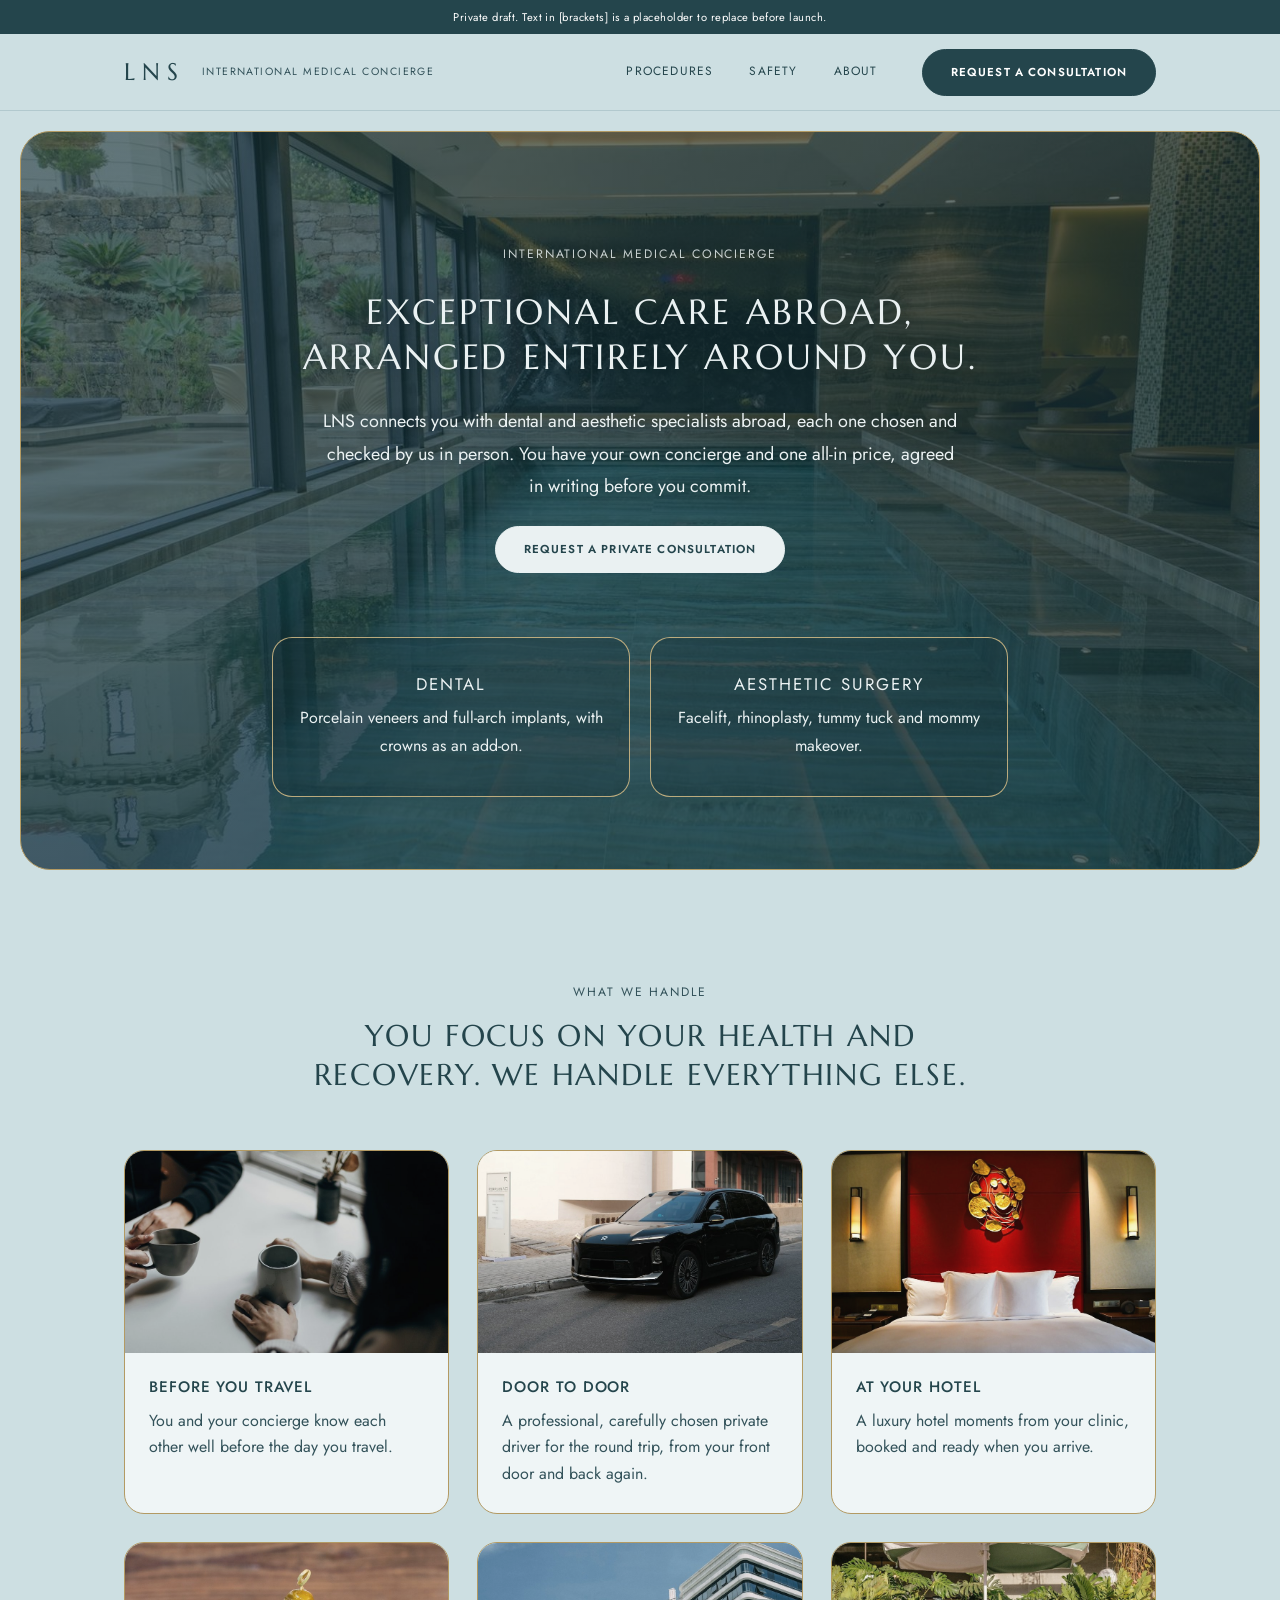
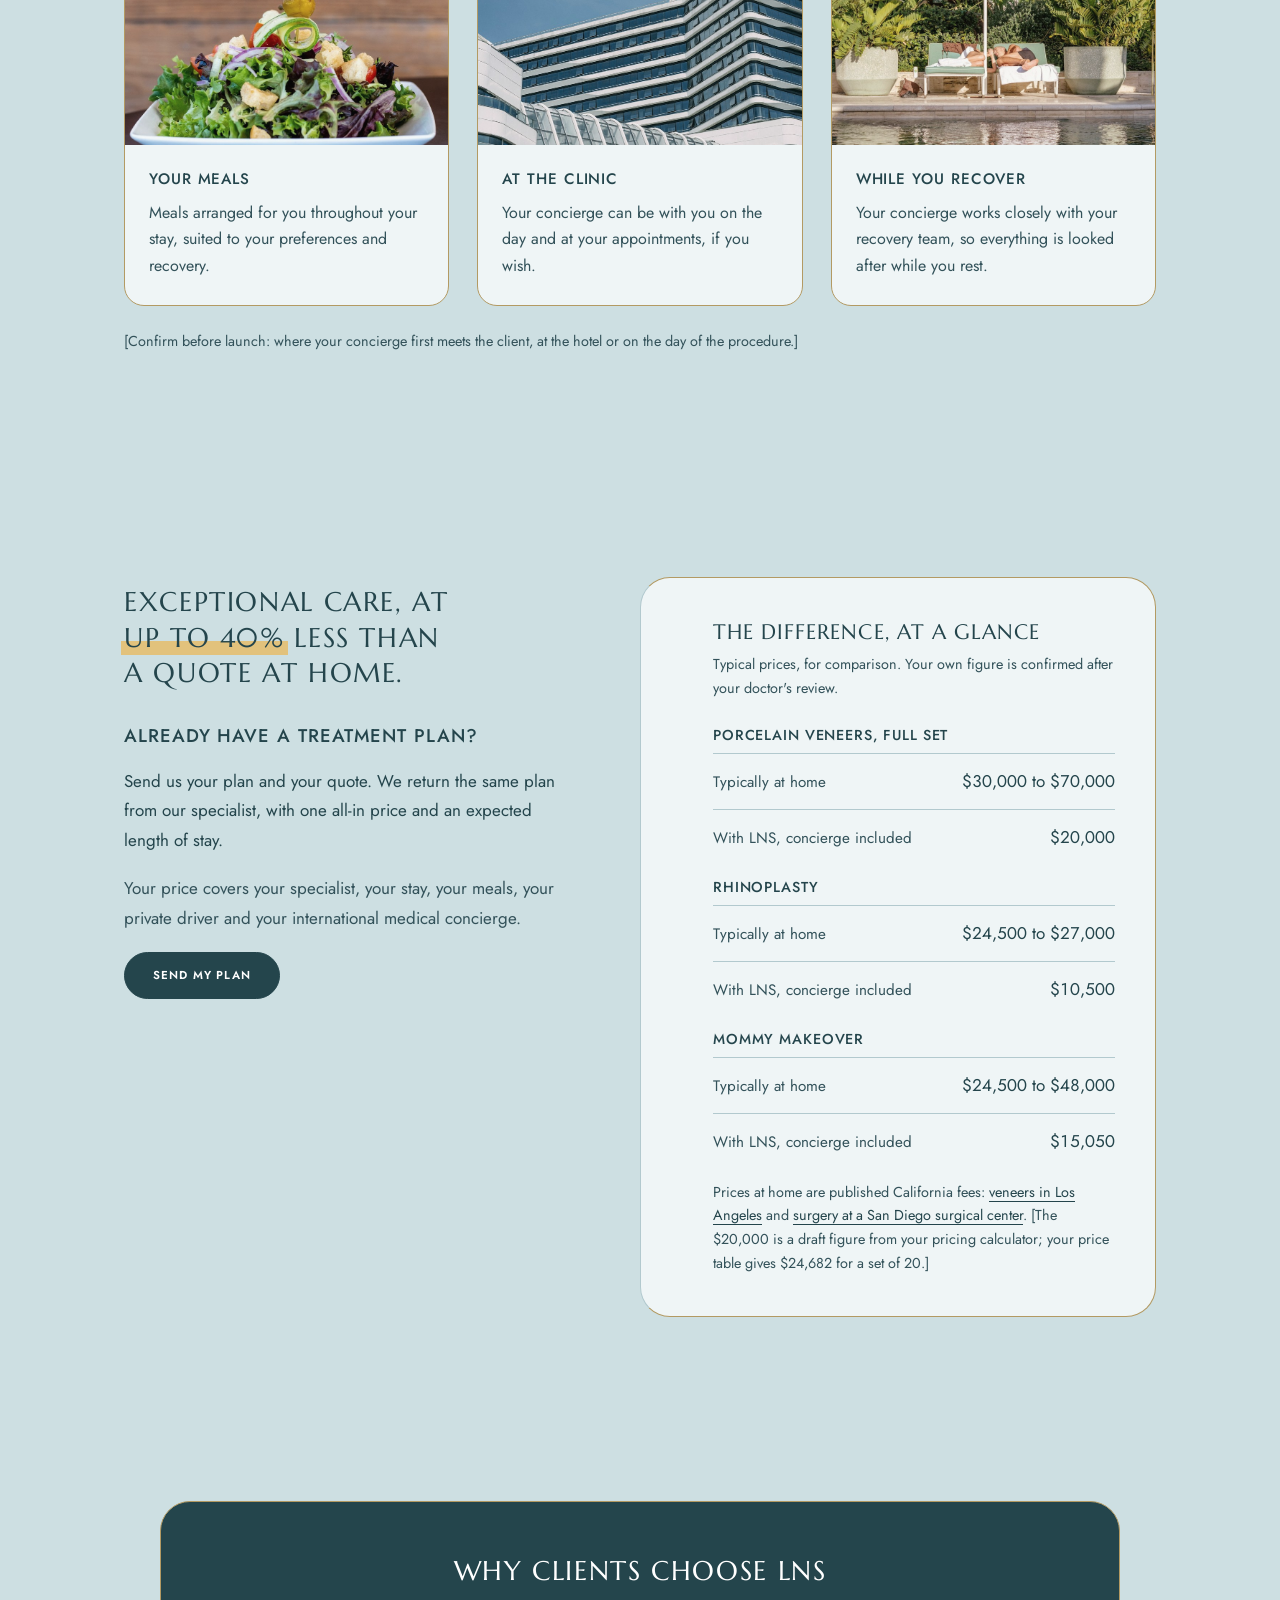
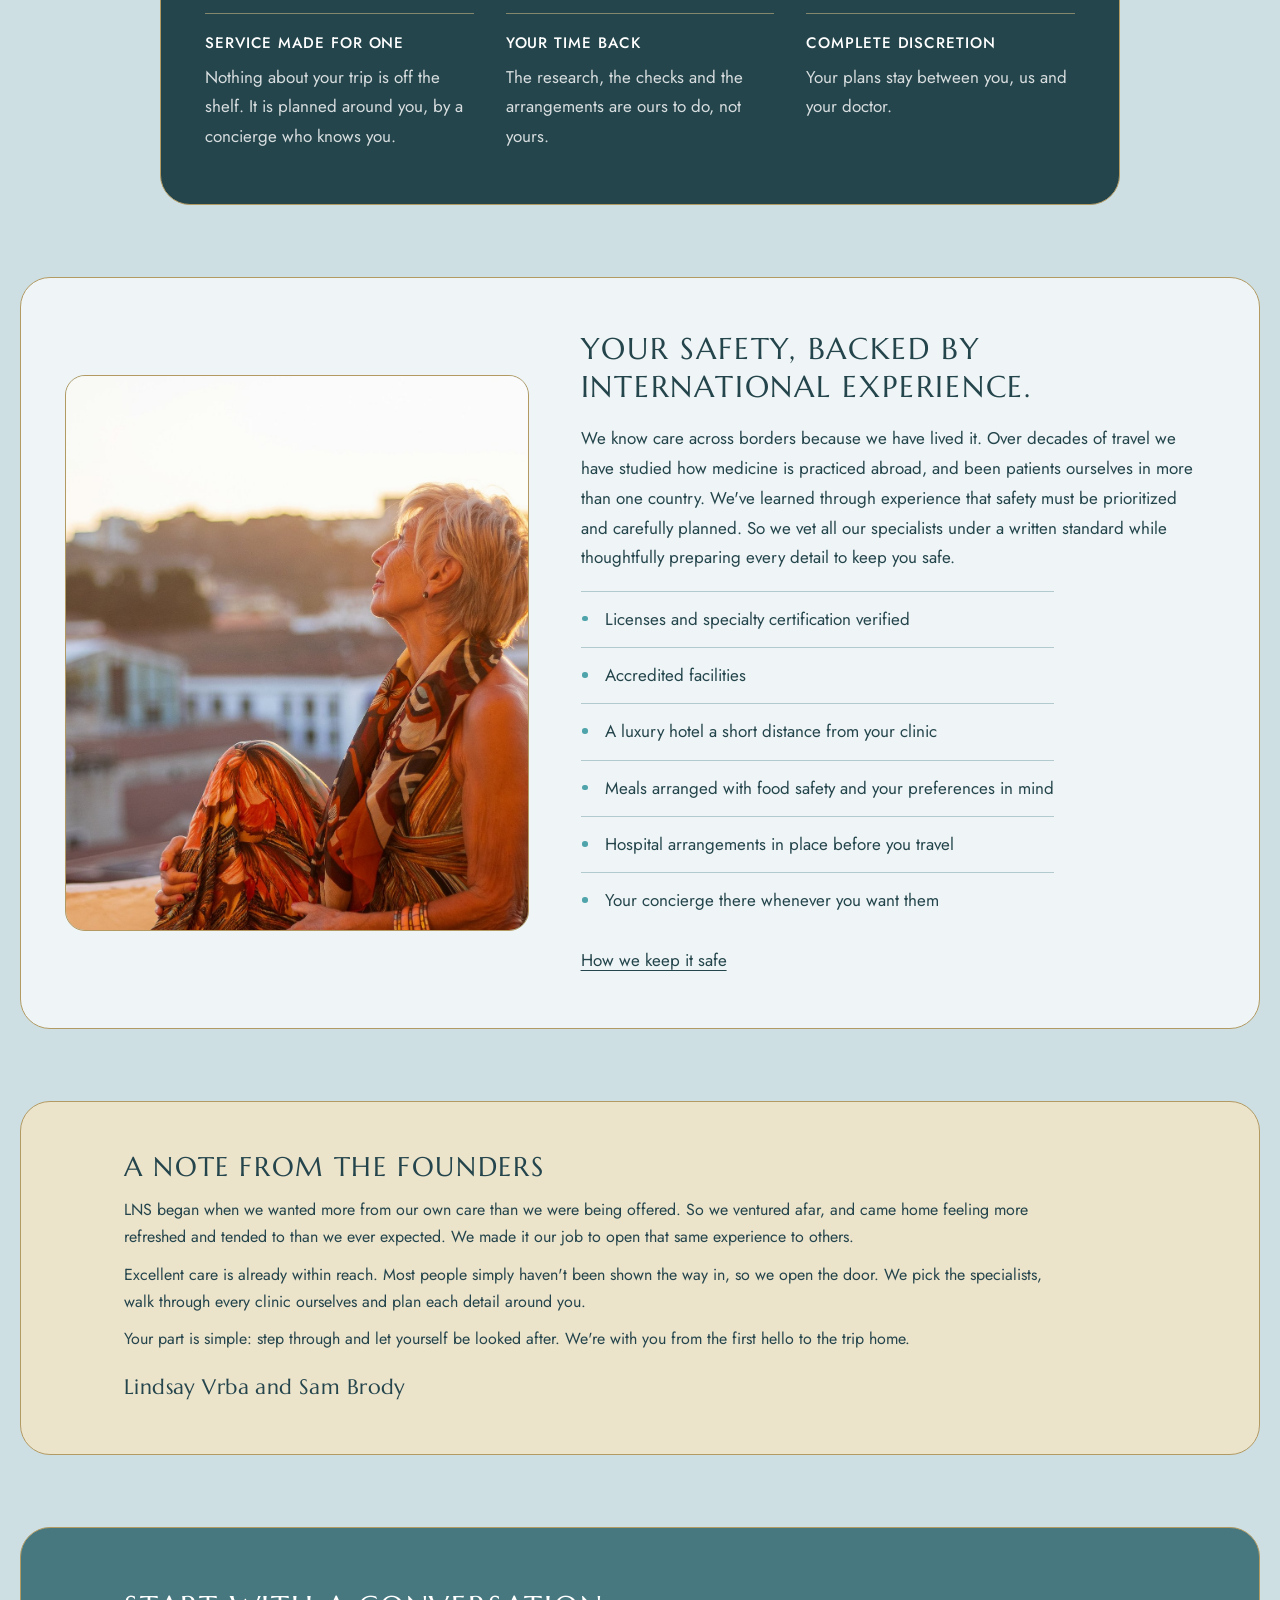
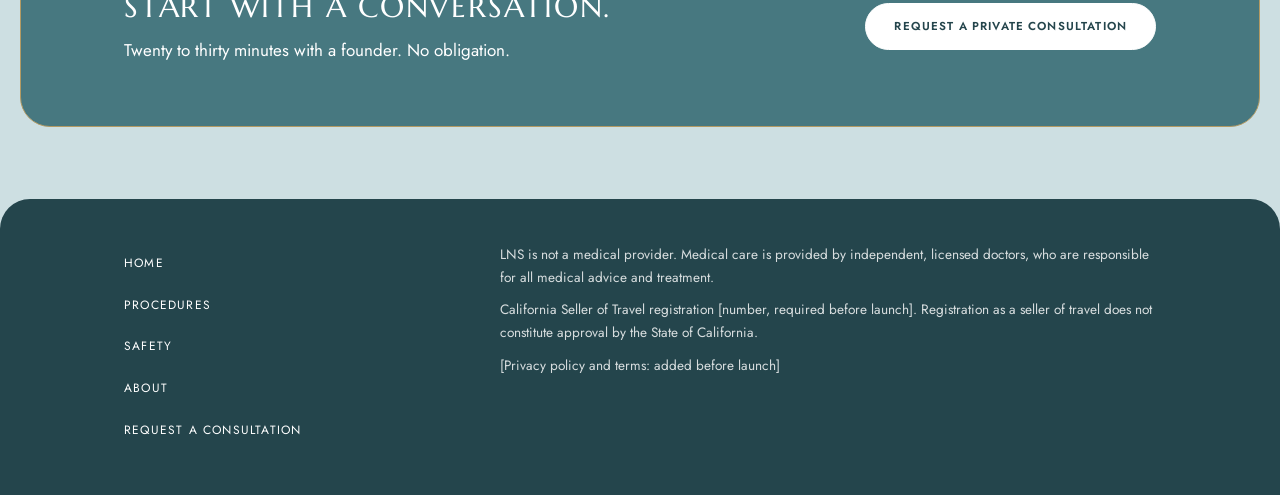
<file: index.html>
<!doctype html><html><head><meta charset=utf8><meta name=viewport content="width=device-width,initial-scale=1,viewport-fit=cover"><style>:root{color-scheme:light;box-sizing:border-box;padding-top:env(safe-area-inset-top,0px);padding-bottom:env(safe-area-inset-bottom,0px)}html{scroll-padding-top:env(safe-area-inset-top,0px)}body{margin:0;padding:0;font:14px -apple-system,BlinkMacSystemFont,sans-serif;background:#fff;color:#000}img{max-width:100%}[hidden]:not([hidden=until-found i]){display:none!important}</style></head><body>
<title>LNS Medical Concierge</title>
<link rel="stylesheet" href="https://fonts.googleapis.com/css2?family=Marcellus&amp;family=Jost:wght@400;500;600&amp;display=swap">
<link rel="stylesheet" href="site.css">

<div class="draft">Private draft. Text in [brackets] is a placeholder to replace before launch.</div>
<script>document.documentElement.classList.add('js');</script>
<header class="site-head">
  <div class="wrap head-row">
    <a class="mark" href="index.html">LNS <span>International medical concierge</span></a>
    <button class="menu-btn" type="button" aria-expanded="false" aria-controls="site-nav">Menu</button>
    <nav class="site-nav" id="site-nav" aria-label="Main">
      <a href="procedures.html">Procedures</a>
      <a href="safety.html">Safety</a>
      <a href="about.html">About</a>
      <a class="btn btn-sm" href="consultation.html">Request a consultation</a>
    </nav>
  </div>
</header>

<main>
<section class="hero hero-home">
  <div class="wrap hero-center">
    <p class="eyebrow">International medical concierge</p>
    <h1>Exceptional care abroad, arranged entirely around you.</h1>
    <p class="lede">LNS connects you with dental and aesthetic specialists abroad, each one chosen and checked by us in person. You have your own concierge and one all-in price, agreed in writing before you commit.</p>
    <div class="cta-row">
      <a class="btn btn-light" href="consultation.html">Request a private consultation</a>
    </div>
    <div class="hero-cards">
      <a class="hero-card" href="procedures.html"><h2>Dental</h2><p>Porcelain veneers and full-arch implants, with crowns as an add-on.</p></a>
      <a class="hero-card" href="procedures.html"><h2>Aesthetic surgery</h2><p>Facelift, rhinoplasty, tummy tuck and mommy makeover.</p></a>
    </div>
  </div>
</section>

<section class="section" aria-labelledby="covers-title">
  <div class="wrap">
    <div class="section-head center">
      <p class="eyebrow">What we handle</p>
      <h2 id="covers-title">You focus on your health and recovery. We handle everything else.</h2>
    </div>
    <div class="cards4 cards5">
      <div class="card"><div class="photo has-img"><img src="images/travel.jpg" alt="Two people talking over mugs of coffee at a white table" loading="lazy" width="900" height="675"></div><h3>Before you travel</h3><p class="muted">You and your concierge know each other well before the day you travel.</p></div>
      <div class="card"><div class="photo has-img"><img src="images/car.jpg" alt="A black luxury SUV waiting outside a modern white building" loading="lazy" width="900" height="675"></div><h3>Door to door</h3><p class="muted">A professional, carefully chosen private driver for the round trip, from your front door and back again.</p></div>
      <div class="card"><div class="photo has-img"><img src="images/hotel.jpg" alt="A luxury hotel room with a wide bed in crisp white linen, warm wall lights and a deep red feature wall" loading="lazy" width="900" height="675"></div><h3>At your hotel</h3><p class="muted">A luxury hotel moments from your clinic, booked and ready when you arrive.</p></div>
      <div class="card"><div class="photo has-img"><img src="images/meals.jpg" alt="A fresh green salad plated in a white bowl" loading="lazy" width="900" height="675"></div><h3>Your meals</h3><p class="muted">Meals arranged for you throughout your stay, suited to your preferences and recovery.</p></div>
      <div class="card"><div class="photo has-img"><img src="images/clinic.jpg" alt="A modern white building with sweeping curved balconies under a blue sky" loading="lazy" width="900" height="675"></div><h3>At the clinic</h3><p class="muted">Your concierge can be with you on the day and at your appointments, if you wish.</p></div>
      <div class="card"><div class="photo has-img"><img src="images/recover.jpg" alt="Two people resting on loungers under a striped umbrella beside a hotel pool, surrounded by lush tropical plants" loading="lazy" style="object-position:42% 50%" width="900" height="562"></div><h3>While you recover</h3><p class="muted">Your concierge works closely with your recovery team, so everything is looked after while you rest.</p></div>
    </div>
    <p class="small muted" style="margin-top:1.5rem">[Confirm before launch: where your concierge first meets the client, at the hotel or on the day of the procedure.]</p>
  </div>
</section>

<section class="section" aria-labelledby="plan-title">
  <div class="wrap split">
    <div class="stack">
      <h2 class="headline" id="plan-title">Exceptional care, at <span class="hl">up to 40%</span> less than a quote at home.</h2>
      <h3>Already have a treatment plan?</h3>
      <p>Send us your plan and your quote. We return the same plan from our specialist, with one all-in price and an expected length of stay.</p>
      <p class="muted">Your price covers your specialist, your stay, your meals, your private driver and your international medical concierge.</p>
      <div><a class="btn" href="consultation.html">Send my plan</a></div>
    </div>
    <aside class="est examples" id="savings" aria-labelledby="ex-title">
      <div class="est-head">
        <h3 id="ex-title">The difference, at a glance</h3>
        <p class="small muted">Typical prices, for comparison. Your own figure is confirmed after your doctor's review.</p>
      </div>
      <div class="example">
        <h4>Porcelain veneers, full set</h4>
        <dl class="est-out">
          <div class="est-row"><dt>Typically at home</dt><dd>$30,000 to $70,000</dd></div>
          <div class="est-row"><dt>With LNS, concierge included</dt><dd>$20,000</dd></div>
        </dl>
      </div>
      <div class="example">
        <h4>Rhinoplasty</h4>
        <dl class="est-out">
          <div class="est-row"><dt>Typically at home</dt><dd>$24,500 to $27,000</dd></div>
          <div class="est-row"><dt>With LNS, concierge included</dt><dd>$10,500</dd></div>
        </dl>
      </div>
      <div class="example">
        <h4>Mommy makeover</h4>
        <dl class="est-out">
          <div class="est-row"><dt>Typically at home</dt><dd>$24,500 to $48,000</dd></div>
          <div class="est-row"><dt>With LNS, concierge included</dt><dd>$15,050</dd></div>
        </dl>
      </div>
      <p class="small muted">Prices at home are published California fees: <a href="https://www.zocdoc.com/blog/guides/los-angeles-veneers-cost/">veneers in Los Angeles</a> and <a href="https://www.ljcsc.com/pricing-promotions/plastic-surgery-prices/">surgery at a San Diego surgical center</a>. [The $20,000 is a draft figure from your pricing calculator; your price table gives $24,682 for a set of 20.]</p>
    </aside>
  </div>
</section>

<section class="section section-deep" aria-labelledby="why-title">
  <div class="wrap">
    <div class="section-head center">
      <h2 id="why-title">Why clients choose LNS</h2>
    </div>
    <div class="cols3">
      <div><h3>Service made for one</h3><p class="muted">Nothing about your trip is off the shelf. It is planned around you, by a concierge who knows you.</p></div>
      <div><h3>Your time back</h3><p class="muted">The research, the checks and the arrangements are ours to do, not yours.</p></div>
      <div><h3>Complete discretion</h3><p class="muted">Your plans stay between you, us and your doctor.</p></div>
    </div>
  </div>
</section>

<section class="section section-mist safety-panel" aria-labelledby="care-title">
  <div class="safety-grid">
    <div class="safety-photo"><img src="images/safety.jpg" alt="A woman in her fifties in a silk wrap, relaxed on a terrace above a sunlit old town at golden hour" loading="lazy" width="2000" height="1333"></div>
    <div class="stack">
      <h2 id="care-title">Your safety, backed by international experience.</h2>
      <p>We know care across borders because we have lived it. Over decades of travel we have studied how medicine is practiced abroad, and been patients ourselves in more than one country. We've learned through experience that safety must be prioritized and carefully planned. So we vet all our specialists under a written standard while thoughtfully preparing every detail to keep you safe.</p>
      <ul class="marked">
        <li>Licenses and specialty certification verified</li>
        <li>Accredited facilities</li>
        <li>A luxury hotel a short distance from your clinic</li>
        <li>Meals arranged with food safety and your preferences in mind</li>
        <li>Hospital arrangements in place before you travel</li>
        <li>Your concierge there whenever you want them</li>
      </ul>
      <p><a href="safety.html">How we keep it safe</a></p>
    </div>
  </div>
</section>

<section class="section section-compact section-gold" aria-labelledby="founders-title">
  <div class="wrap">
    <div class="stack">
      <h2 id="founders-title">A note from the founders</h2>
      <p>LNS began when we wanted more from our own care than we were being offered. So we ventured afar, and came home feeling more refreshed and tended to than we ever expected. We made it our job to open that same experience to others.</p>
      <p>Excellent care is already within reach. Most people simply haven't been shown the way in, so we open the door. We pick the specialists, walk through every clinic ourselves and plan each detail around you.</p>
      <p>Your part is simple: step through and let yourself be looked after. We're with you from the first hello to the trip home.</p>
      <p class="sign">Lindsay Vrba and Sam Brody</p>
    </div>
  </div>
</section>
</main>
<section class="band" aria-labelledby="band-title">
  <div class="wrap band-row">
    <div class="stack-sm">
      <h2 id="band-title">Start with a conversation.</h2>
      <p>Twenty to thirty minutes with a founder. No obligation.</p>
    </div>
    <div class="cta-row">
      <a class="btn btn-light" href="consultation.html">Request a private consultation</a>
    </div>
  </div>
</section>

<footer class="site-foot">
  <div class="wrap foot-grid">
    <nav class="foot-nav" aria-label="Footer">
      <a href="index.html">Home</a>
      <a href="procedures.html">Procedures</a>
      <a href="safety.html">Safety</a>
      <a href="about.html">About</a>
      <a href="consultation.html">Request a consultation</a>
    </nav>
    <div class="foot-legal">
      <p>LNS is not a medical provider. Medical care is provided by independent, licensed doctors, who are responsible for all medical advice and treatment.</p>
      <p>California Seller of Travel registration [number, required before launch]. Registration as a seller of travel does not constitute approval by the State of California.</p>
      <p>[Privacy policy and terms: added before launch]</p>
    </div>
  </div>
</footer>

<div class="actionbar"><a class="btn" href="consultation.html">Request a private consultation</a></div>
<script>
(function () {
  var btn = document.querySelector('.menu-btn'), nav = document.getElementById('site-nav');
  if (btn && nav) {
    btn.addEventListener('click', function () {
      var open = nav.classList.toggle('open');
      btn.setAttribute('aria-expanded', open ? 'true' : 'false');
      btn.textContent = open ? 'Close' : 'Menu';
    });
  }
  var bar = document.querySelector('.actionbar');
  if (bar) {
    var sync = function () { bar.classList.toggle('show', window.scrollY > 520); };
    window.addEventListener('scroll', sync, { passive: true });
    sync();
  }
})();
</script>

</body></html>
</file>
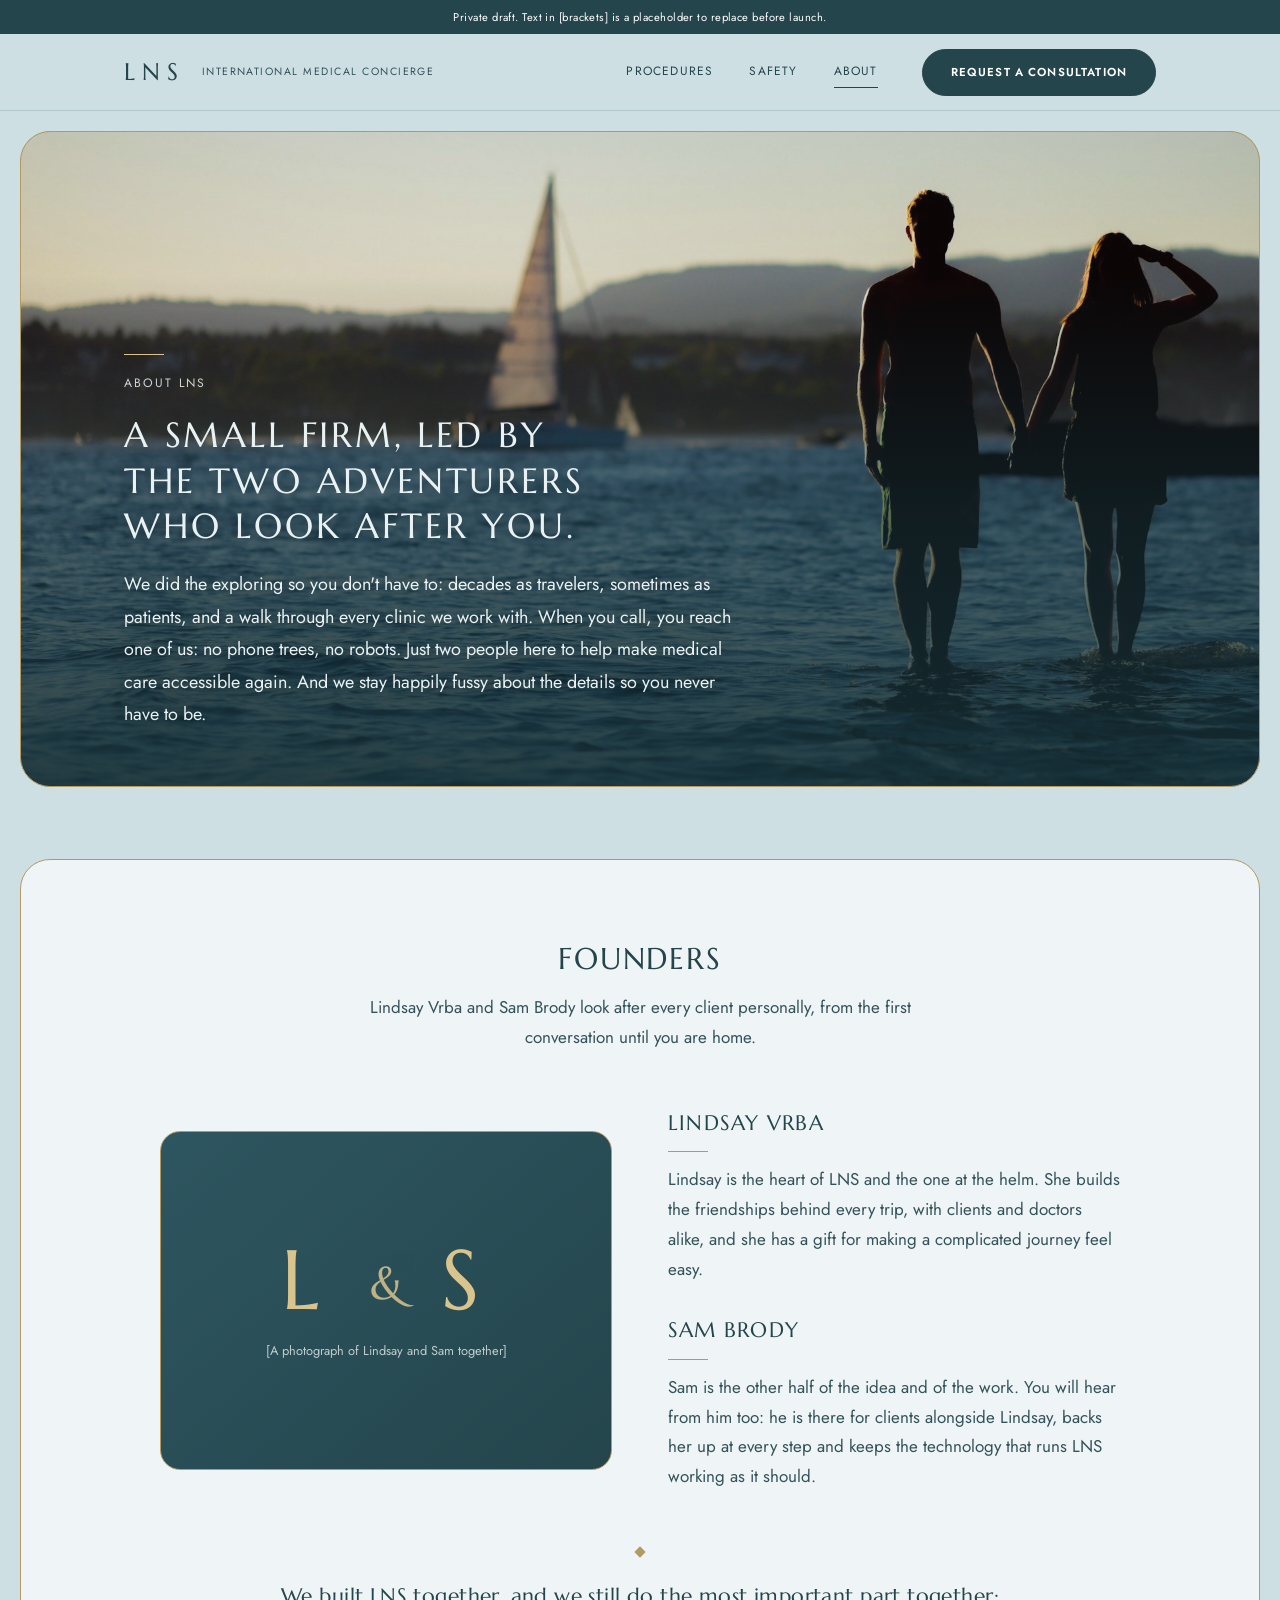
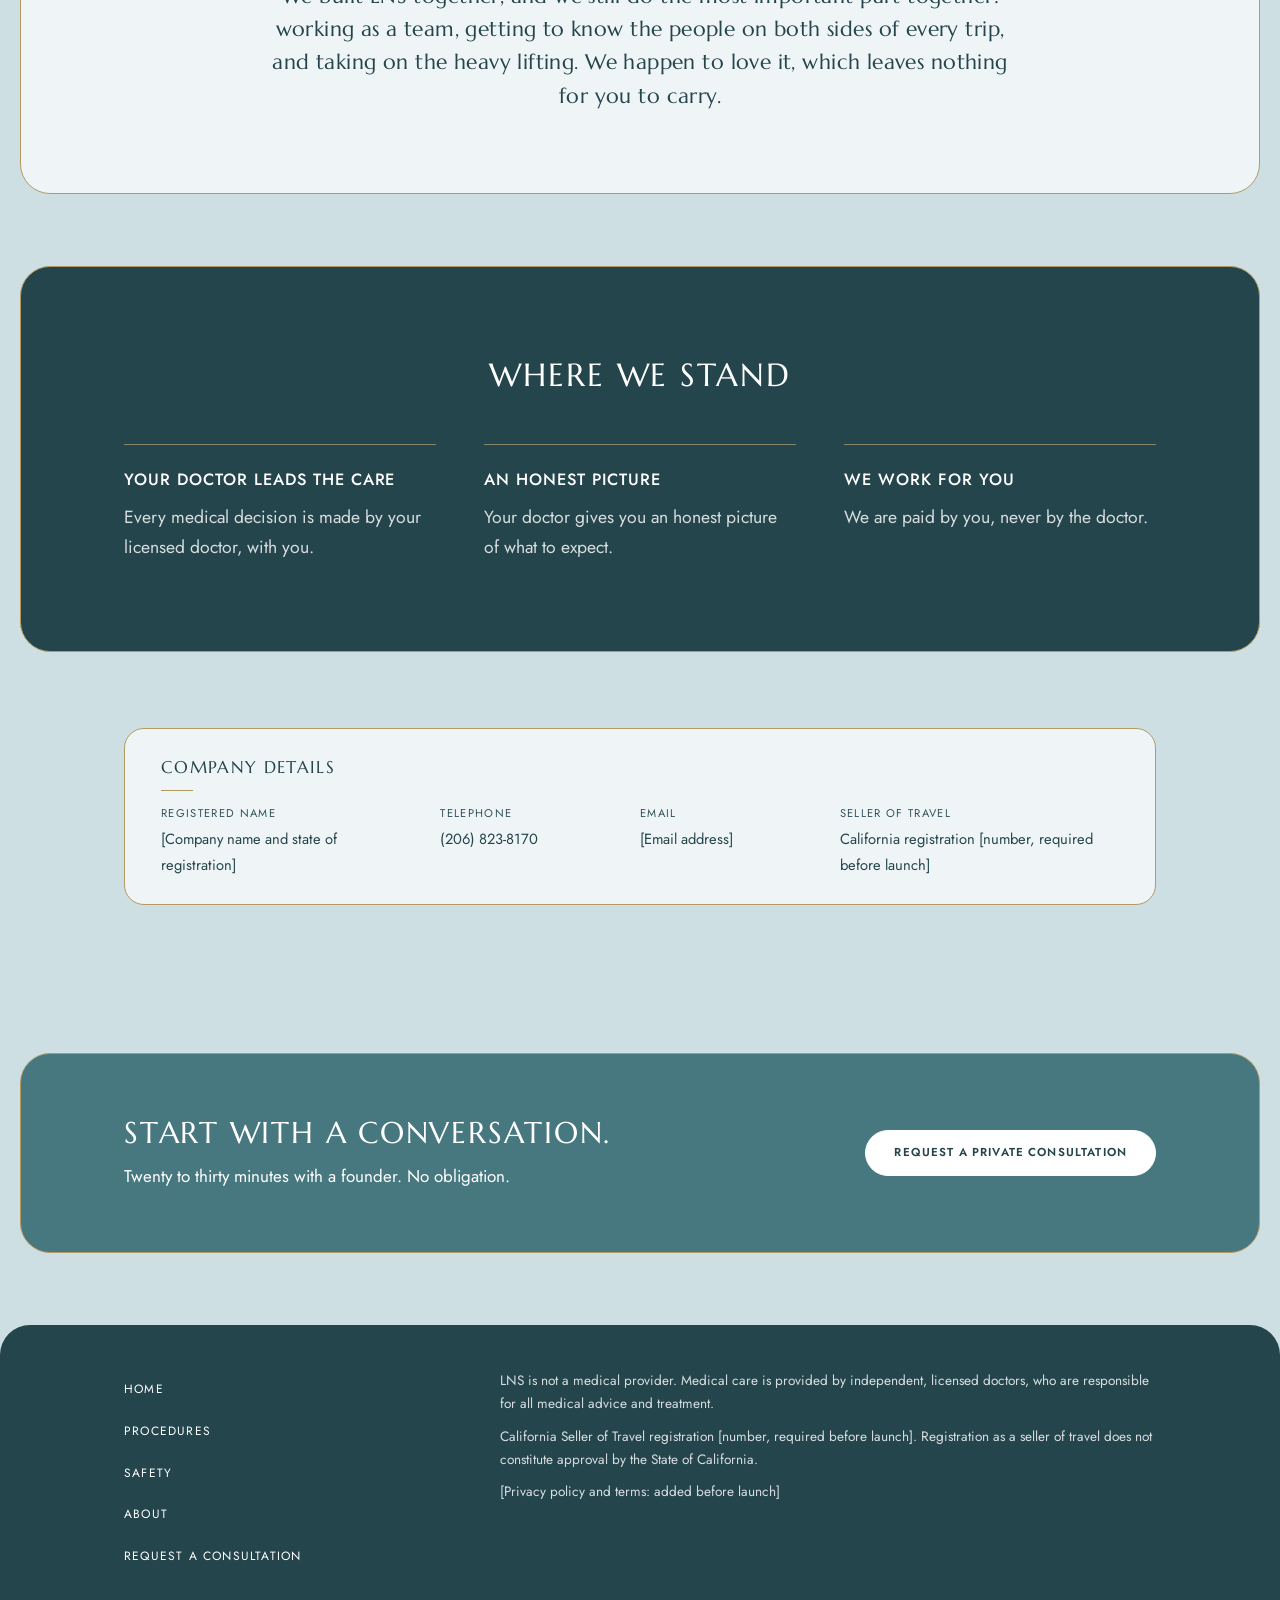
<file: about.html>
<!doctype html>
<html lang="en">
<head>
<meta charset="utf-8">
<meta name="viewport" content="width=device-width, initial-scale=1, viewport-fit=cover">
<title>About | LNS Medical Concierge</title>
<link rel="stylesheet" href="https://fonts.googleapis.com/css2?family=Marcellus&amp;family=Jost:wght@400;500;600&amp;display=swap">
<link rel="stylesheet" href="site.css">
</head>
<body>

<div class="draft">Private draft. Text in [brackets] is a placeholder to replace before launch.</div>
<script>document.documentElement.classList.add('js');</script>
<header class="site-head">
  <div class="wrap head-row">
    <a class="mark" href="index.html">LNS <span>International medical concierge</span></a>
    <button class="menu-btn" type="button" aria-expanded="false" aria-controls="site-nav">Menu</button>
    <nav class="site-nav" id="site-nav" aria-label="Main">
      <a href="procedures.html">Procedures</a>
      <a href="safety.html">Safety</a>
      <a href="about.html" aria-current="page">About</a>
      <a class="btn btn-sm" href="consultation.html">Request a consultation</a>
    </nav>
  </div>
</header>

<main>
<section class="hero hero-scene hero-about">
  <div class="wrap">
  <div class="hero-copy">
    <hr class="rule">
    <p class="eyebrow">About LNS</p>
    <h1>A small firm, led by the two adventurers who look after you.</h1>
    <p class="lede measure">We did the exploring so you don't have to: decades as travelers, sometimes as patients, and a walk through every clinic we work with. When you call, you reach one of us: no phone trees, no robots. Just two people here to help make medical care accessible again. And we stay happily fussy about the details so you never have to be.</p>
  </div>
  </div>
</section>

<section class="section section-mist founders-panel" aria-labelledby="people-title">
  <div class="wrap">
    <div class="section-head center">
      <h2 id="people-title">Founders</h2>
      <p class="muted measure">Lindsay Vrba and Sam Brody look after every client personally, from the first conversation until you are home.</p>
    </div>
    <div class="duo">
      <div class="photo photo-duo monogram"><span class="monogram-mark" aria-hidden="true">L <i>&amp;</i> S</span><span class="monogram-note">[A photograph of Lindsay and Sam together]</span></div>
      <div class="stack">
        <div class="bio">
          <h3>Lindsay Vrba</h3>
          <p class="muted">Lindsay is the heart of LNS and the one at the helm. She builds the friendships behind every trip, with clients and doctors alike, and she has a gift for making a complicated journey feel easy.</p>
        </div>
        <div class="bio">
          <h3>Sam Brody</h3>
          <p class="muted">Sam is the other half of the idea and of the work. You will hear from him too: he is there for clients alongside Lindsay, backs her up at every step and keeps the technology that runs LNS working as it should.</p>
        </div>
      </div>
    </div>
    <p class="founders-close">We built LNS together, and we still do the most important part together: working as a team, getting to know the people on both sides of every trip, and taking on the heavy lifting. We happen to love it, which leaves nothing for you to carry.</p>
  </div>
</section>

<section class="section section-deep stand" aria-labelledby="scope-title">
  <div class="wrap">
    <div class="section-head center">
      <h2 id="scope-title">Where we stand</h2>
    </div>
    <div class="cols3">
      <div><h3>Your doctor leads the care</h3><p class="muted">Every medical decision is made by your licensed doctor, with you.</p></div>
      <div><h3>An honest picture</h3><p class="muted">Your doctor gives you an honest picture of what to expect.</p></div>
      <div><h3>We work for you</h3><p class="muted">We are paid by you, never by the doctor.</p></div>
    </div>
  </div>
</section>

<section class="section section-snug" aria-labelledby="company-title">
  <div class="wrap">
    <div class="know-card company-card">
      <h2 id="company-title">Company details</h2>
      <dl class="facts facts-wide">
        <div><dt>Registered name</dt><dd>[Company name and state of registration]</dd></div>
        <div><dt>Telephone</dt><dd>(206) 823-8170</dd></div>
        <div><dt>Email</dt><dd>[Email address]</dd></div>
        <div><dt>Seller of Travel</dt><dd>California registration [number, required before launch]</dd></div>
      </dl>
    </div>
  </div>
</section>
</main>

<section class="band" aria-labelledby="band-title">
  <div class="wrap band-row">
    <div class="stack-sm">
      <h2 id="band-title">Start with a conversation.</h2>
      <p>Twenty to thirty minutes with a founder. No obligation.</p>
    </div>
    <div class="cta-row">
      <a class="btn btn-light" href="consultation.html">Request a private consultation</a>
    </div>
  </div>
</section>

<footer class="site-foot">
  <div class="wrap foot-grid">
    <nav class="foot-nav" aria-label="Footer">
      <a href="index.html">Home</a>
      <a href="procedures.html">Procedures</a>
      <a href="safety.html">Safety</a>
      <a href="about.html">About</a>
      <a href="consultation.html">Request a consultation</a>
    </nav>
    <div class="foot-legal">
      <p>LNS is not a medical provider. Medical care is provided by independent, licensed doctors, who are responsible for all medical advice and treatment.</p>
      <p>California Seller of Travel registration [number, required before launch]. Registration as a seller of travel does not constitute approval by the State of California.</p>
      <p>[Privacy policy and terms: added before launch]</p>
    </div>
  </div>
</footer>

<div class="actionbar"><a class="btn" href="consultation.html">Request a private consultation</a></div>
<script>
(function () {
  var btn = document.querySelector('.menu-btn'), nav = document.getElementById('site-nav');
  if (btn && nav) {
    btn.addEventListener('click', function () {
      var open = nav.classList.toggle('open');
      btn.setAttribute('aria-expanded', open ? 'true' : 'false');
      btn.textContent = open ? 'Close' : 'Menu';
    });
  }
  var bar = document.querySelector('.actionbar');
  if (bar) {
    var sync = function () { bar.classList.toggle('show', window.scrollY > 520); };
    window.addEventListener('scroll', sync, { passive: true });
    sync();
  }
})();
</script>

</body>
</html>
</file>
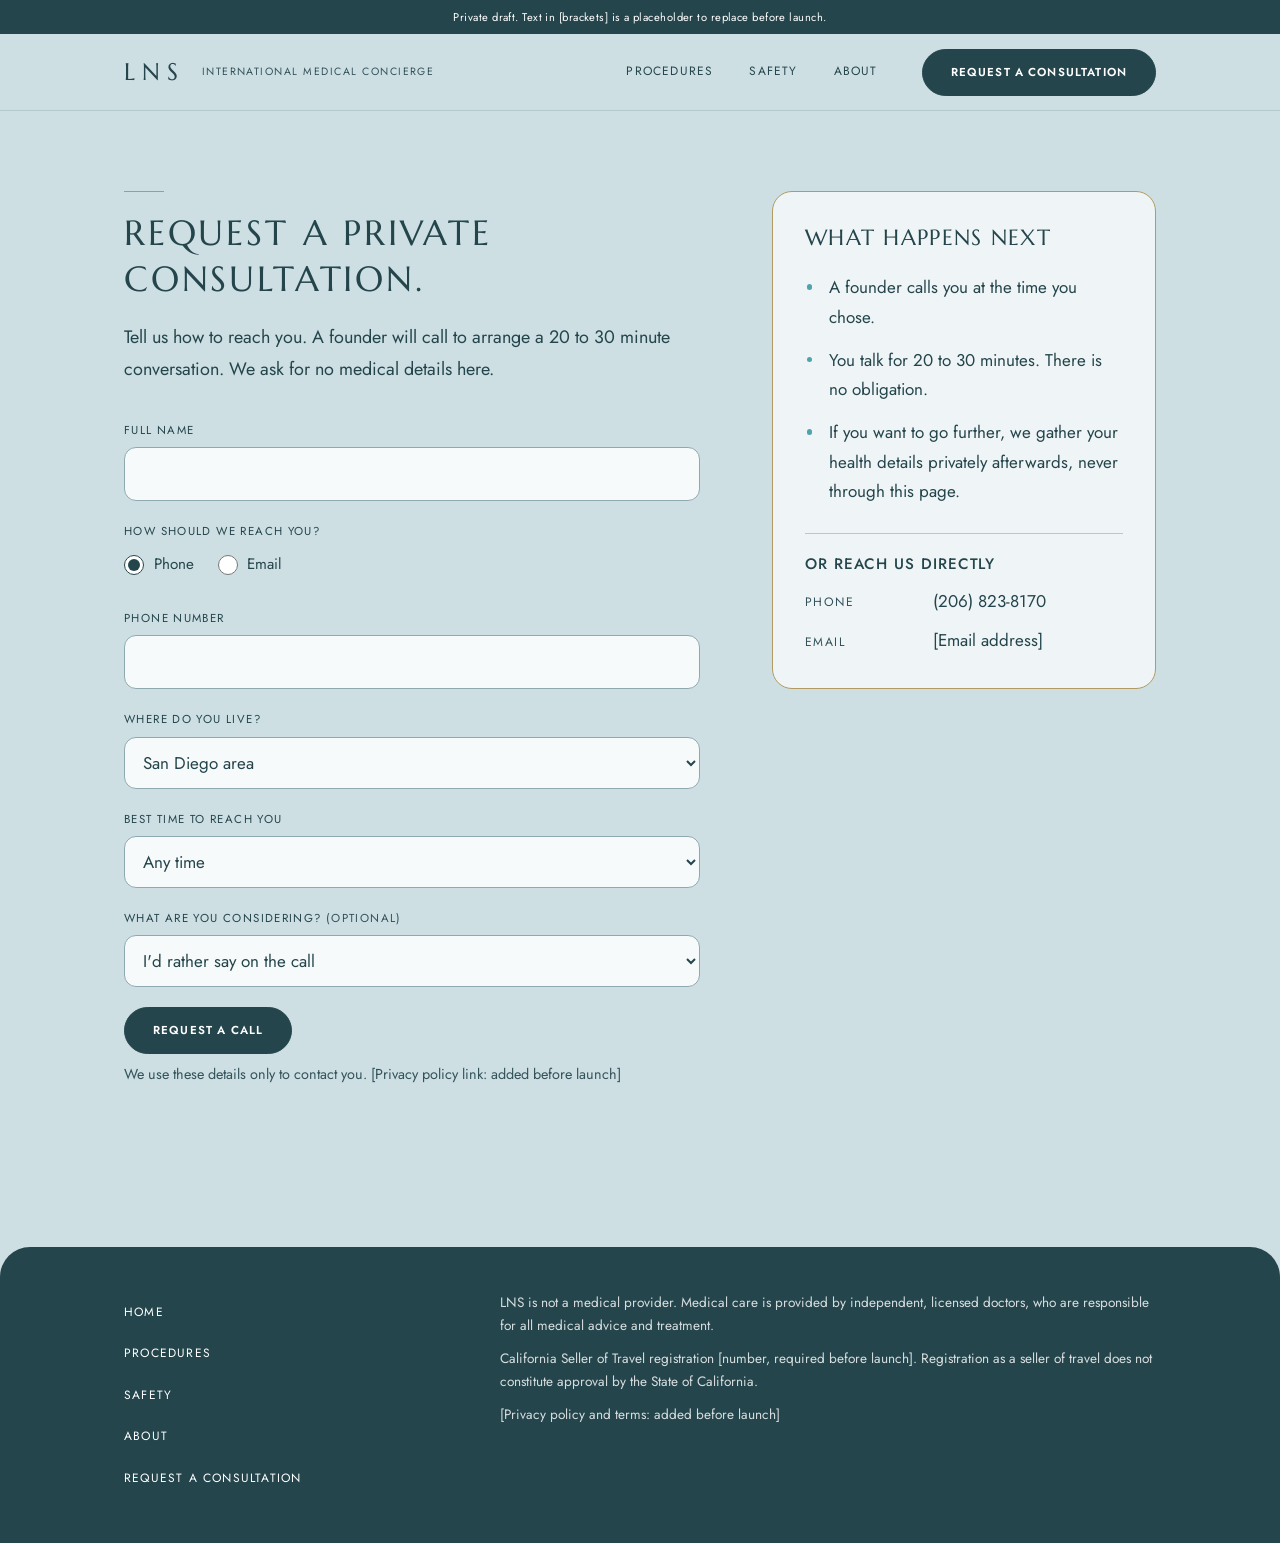
<file: consultation.html>
<!doctype html>
<html lang="en">
<head>
<meta charset="utf-8">
<meta name="viewport" content="width=device-width, initial-scale=1, viewport-fit=cover">
<title>Request a consultation | LNS Medical Concierge</title>
<link rel="stylesheet" href="https://fonts.googleapis.com/css2?family=Marcellus&amp;family=Jost:wght@400;500;600&amp;display=swap">
<link rel="stylesheet" href="site.css">
</head>
<body>

<div class="draft">Private draft. Text in [brackets] is a placeholder to replace before launch.</div>
<script>document.documentElement.classList.add('js');</script>
<header class="site-head">
  <div class="wrap head-row">
    <a class="mark" href="index.html">LNS <span>International medical concierge</span></a>
    <button class="menu-btn" type="button" aria-expanded="false" aria-controls="site-nav">Menu</button>
    <nav class="site-nav" id="site-nav" aria-label="Main">
      <a href="procedures.html">Procedures</a>
      <a href="safety.html">Safety</a>
      <a href="about.html">About</a>
      <a class="btn btn-sm" href="consultation.html">Request a consultation</a>
    </nav>
  </div>
</header>

<main>
<section class="hero">
  <div class="wrap form-grid">
    <div class="stack">
      <hr class="rule">
      <h1>Request a private consultation.</h1>
      <p class="lede">Tell us how to reach you. A founder will call to arrange a 20 to 30 minute conversation. We ask for no medical details here.</p>

      <form id="consult-form" novalidate style="margin-top:1rem">
        <div class="field">
          <label for="full-name">Full name</label>
          <input type="text" id="full-name" name="name" autocomplete="name">
          <p class="error" id="full-name-error" hidden>Enter your name.</p>
        </div>

        <fieldset>
          <legend>How should we reach you?</legend>
          <div class="choices">
            <label for="reach-phone"><input type="radio" id="reach-phone" name="reach" value="phone" checked> Phone</label>
            <label for="reach-email"><input type="radio" id="reach-email" name="reach" value="email"> Email</label>
          </div>
        </fieldset>

        <div class="field">
          <label for="contact" id="contact-label">Phone number</label>
          <input type="text" id="contact" name="contact" inputmode="tel" autocomplete="tel">
          <p class="error" id="contact-error" hidden>Enter a phone number we can reach you on.</p>
        </div>

        <div class="field">
          <label for="city">Where do you live?</label>
          <select id="city" name="city">
            <option>San Diego area</option>
            <option>Los Angeles area</option>
            <option>San Francisco Bay Area</option>
            <option>Somewhere else</option>
          </select>
        </div>

        <div class="field">
          <label for="best-time">Best time to reach you</label>
          <select id="best-time" name="time">
            <option>Any time</option>
            <option>Morning</option>
            <option>Afternoon</option>
            <option>Evening</option>
          </select>
        </div>

        <div class="field">
          <label for="interest">What are you considering? <span class="optional">(optional)</span></label>
          <select id="interest" name="interest">
            <option>I'd rather say on the call</option>
            <option>Porcelain veneers, half or full set</option>
            <option>Full-arch dental implants (All-on-4 or All-on-6)</option>
            <option>Crowns, added to veneers or implants</option>
            <option>Facelift</option>
            <option>Rhinoplasty</option>
            <option>Tummy tuck</option>
            <option>Mommy makeover</option>
            <option>Something else</option>
          </select>
        </div>

        <div class="stack-sm">
          <div><button type="submit" class="btn">Request a call</button></div>
          <p class="small muted">We use these details only to contact you. [Privacy policy link: added before launch]</p>
        </div>
      </form>

      <div class="result" id="result" tabindex="-1" hidden>
        <h2 style="font-size:1.3rem">Preview only. Nothing was sent.</h2>
        <p>This draft isn't connected to anything yet. On the live site, this is where the confirmation appears, naming who will call and by when.</p>
        <div><button type="button" class="btn btn-sm" id="again">Back to the form</button></div>
      </div>
    </div>

    <aside class="aside" aria-labelledby="next-title">
      <h2 id="next-title" style="font-size:1.2rem;font-weight:500">What happens next</h2>
      <ul class="marked marked-plain">
        <li>A founder calls you at the time you chose.</li>
        <li>You talk for 20 to 30 minutes. There is no obligation.</li>
        <li>If you want to go further, we gather your health details privately afterwards, never through this page.</li>
      </ul>
      <div class="contact">
        <h3>Or reach us directly</h3>
        <dl class="proc-facts">
          <dt>Phone</dt><dd>(206) 823-8170</dd>
          <dt>Email</dt><dd>[Email address]</dd>
        </dl>
      </div>
    </aside>
  </div>
</section>
</main>
<script>
(function () {
  var form = document.getElementById('consult-form');
  var result = document.getElementById('result');
  var nameEl = document.getElementById('full-name');
  var contact = document.getElementById('contact');
  var contactLabel = document.getElementById('contact-label');
  var contactError = document.getElementById('contact-error');
  var nameError = document.getElementById('full-name-error');

  function method() {
    return document.getElementById('reach-email').checked ? 'email' : 'phone';
  }
  function syncMethod() {
    var email = method() === 'email';
    contactLabel.textContent = email ? 'Email address' : 'Phone number';
    contact.setAttribute('inputmode', email ? 'email' : 'tel');
    contact.setAttribute('autocomplete', email ? 'email' : 'tel');
    contactError.textContent = email ? 'Enter an email address we can reach you on.' : 'Enter a phone number we can reach you on.';
    clear(contact, contactError);
  }
  function clear(input, error) {
    input.removeAttribute('aria-invalid');
    input.removeAttribute('aria-describedby');
    error.hidden = true;
  }
  function flag(input, error) {
    input.setAttribute('aria-invalid', 'true');
    input.setAttribute('aria-describedby', error.id);
    error.hidden = false;
  }
  function contactOk() {
    var v = contact.value.trim();
    if (method() === 'email') { return /^[^@\s]+@[^@\s]+\.[^@\s]+$/.test(v); }
    return v.replace(/\D/g, '').length >= 10;
  }

  document.getElementById('reach-phone').addEventListener('change', syncMethod);
  document.getElementById('reach-email').addEventListener('change', syncMethod);
  nameEl.addEventListener('input', function () { clear(nameEl, nameError); });
  contact.addEventListener('input', function () { clear(contact, contactError); });

  form.addEventListener('submit', function (e) {
    e.preventDefault();
    var first = null;
    if (!nameEl.value.trim()) { flag(nameEl, nameError); first = nameEl; }
    if (!contactOk()) { flag(contact, contactError); first = first || contact; }
    if (first) { first.focus(); return; }
    form.hidden = true;
    result.hidden = false;
    result.focus();
  });
  document.getElementById('again').addEventListener('click', function () {
    result.hidden = true;
    form.hidden = false;
    nameEl.focus();
  });
})();
</script>

<footer class="site-foot">
  <div class="wrap foot-grid">
    <nav class="foot-nav" aria-label="Footer">
      <a href="index.html">Home</a>
      <a href="procedures.html">Procedures</a>
      <a href="safety.html">Safety</a>
      <a href="about.html">About</a>
      <a href="consultation.html">Request a consultation</a>
    </nav>
    <div class="foot-legal">
      <p>LNS is not a medical provider. Medical care is provided by independent, licensed doctors, who are responsible for all medical advice and treatment.</p>
      <p>California Seller of Travel registration [number, required before launch]. Registration as a seller of travel does not constitute approval by the State of California.</p>
      <p>[Privacy policy and terms: added before launch]</p>
    </div>
  </div>
</footer>
<script>
(function () {
  var btn = document.querySelector('.menu-btn'), nav = document.getElementById('site-nav');
  if (btn && nav) {
    btn.addEventListener('click', function () {
      var open = nav.classList.toggle('open');
      btn.setAttribute('aria-expanded', open ? 'true' : 'false');
      btn.textContent = open ? 'Close' : 'Menu';
    });
  }
  var bar = document.querySelector('.actionbar');
  if (bar) {
    var sync = function () { bar.classList.toggle('show', window.scrollY > 520); };
    window.addEventListener('scroll', sync, { passive: true });
    sync();
  }
})();
</script>

</body>
</html>
</file>
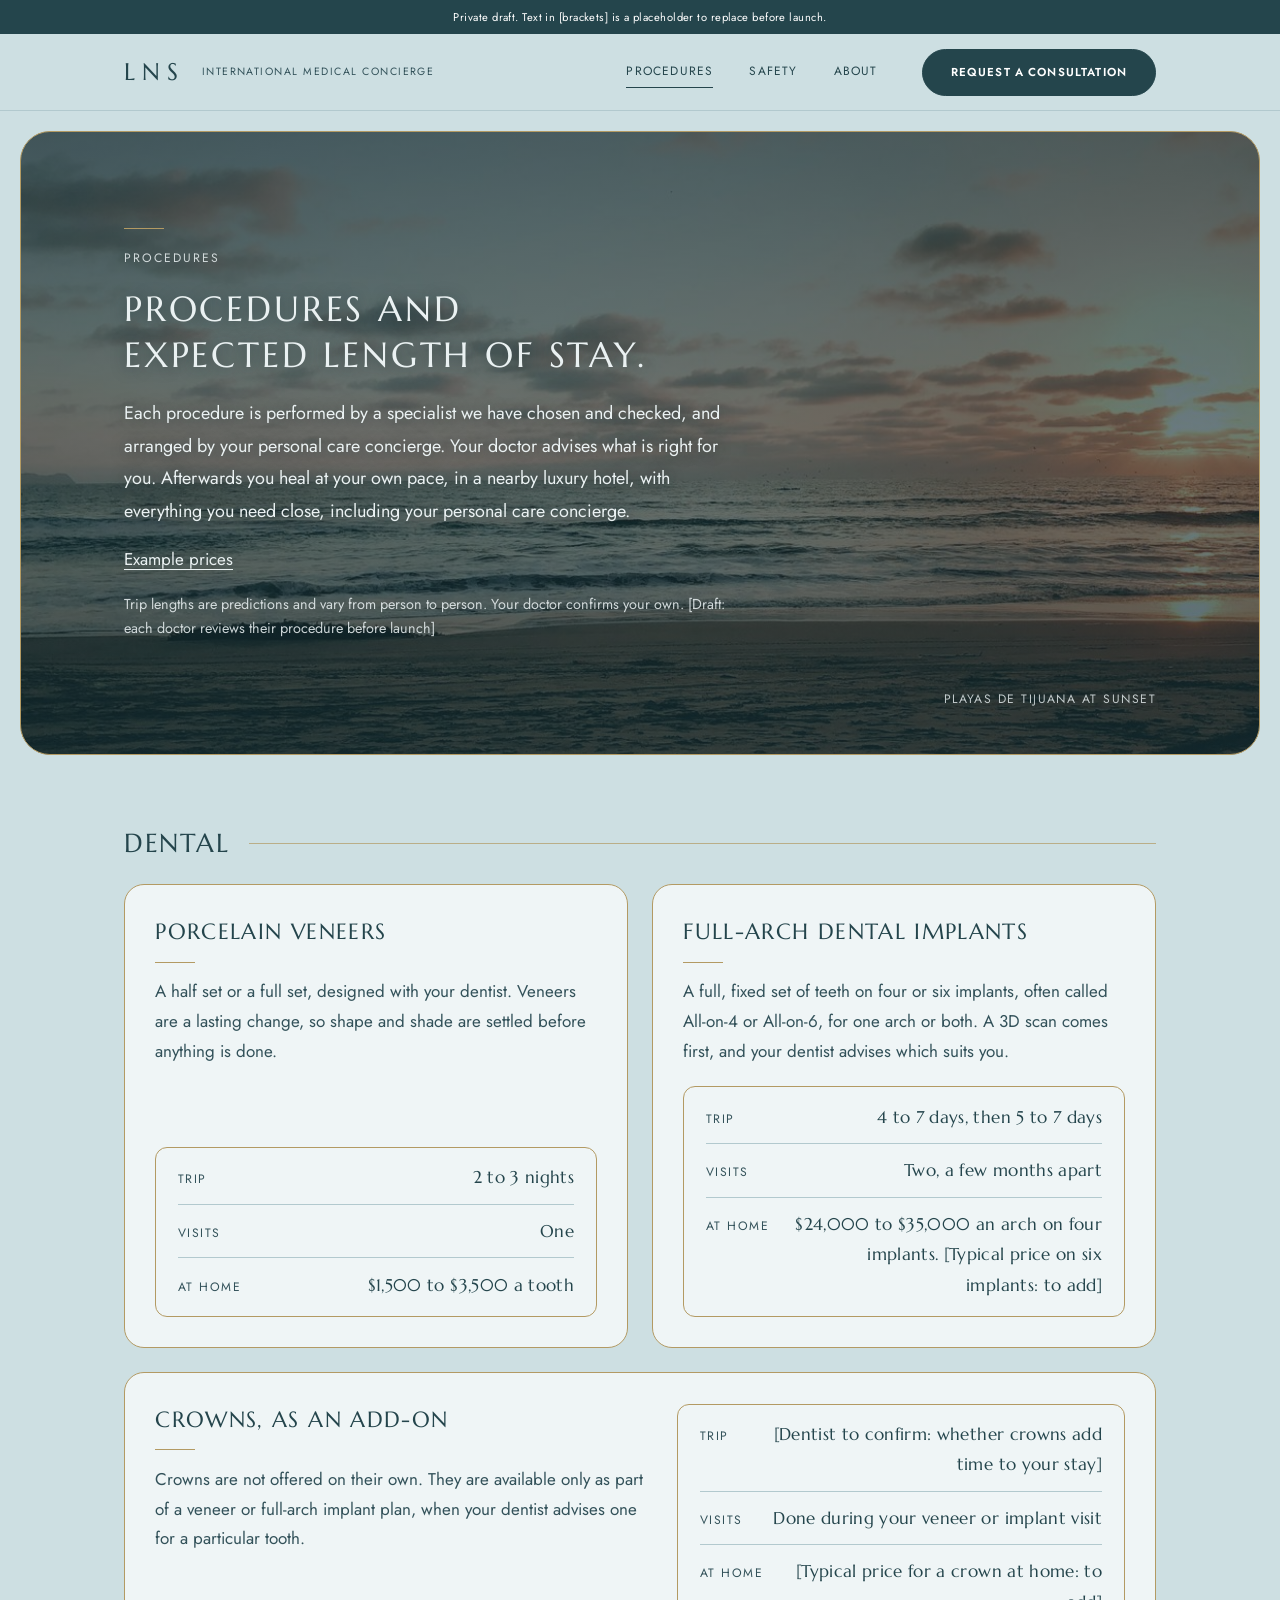
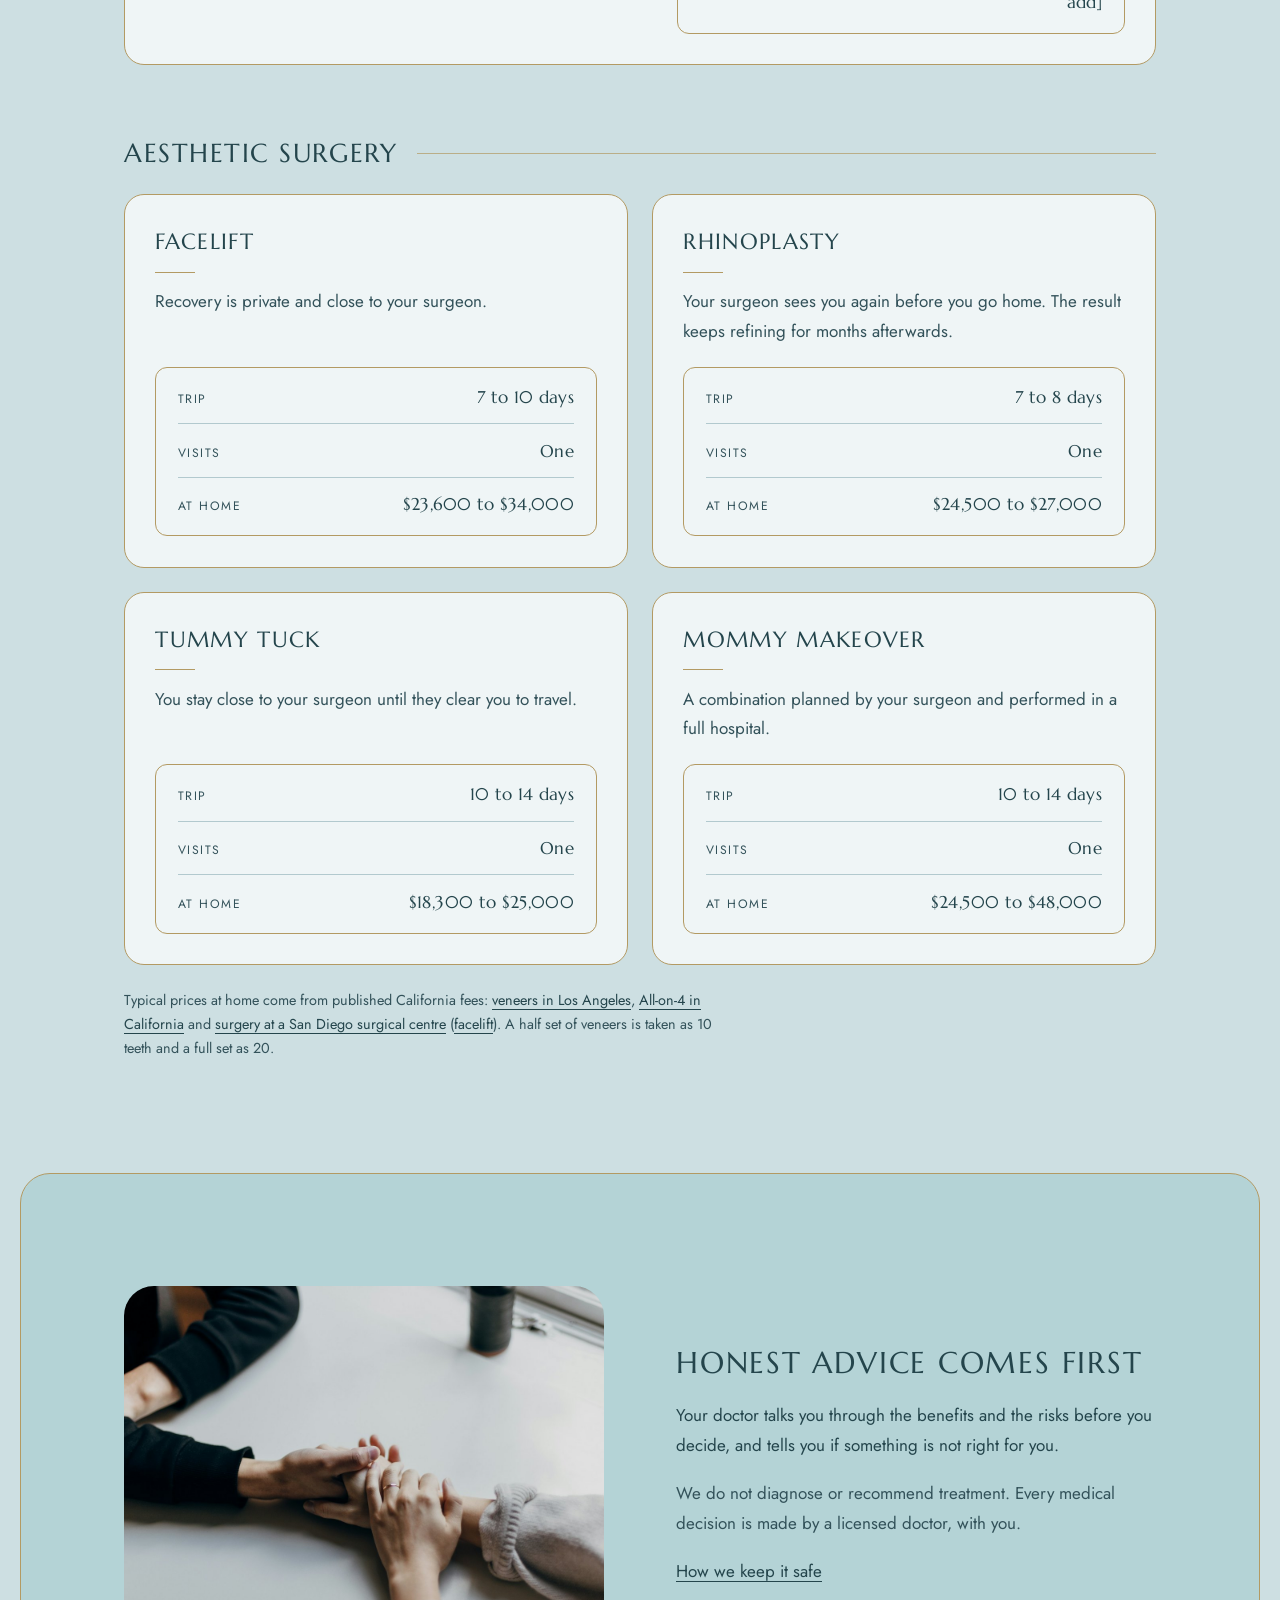
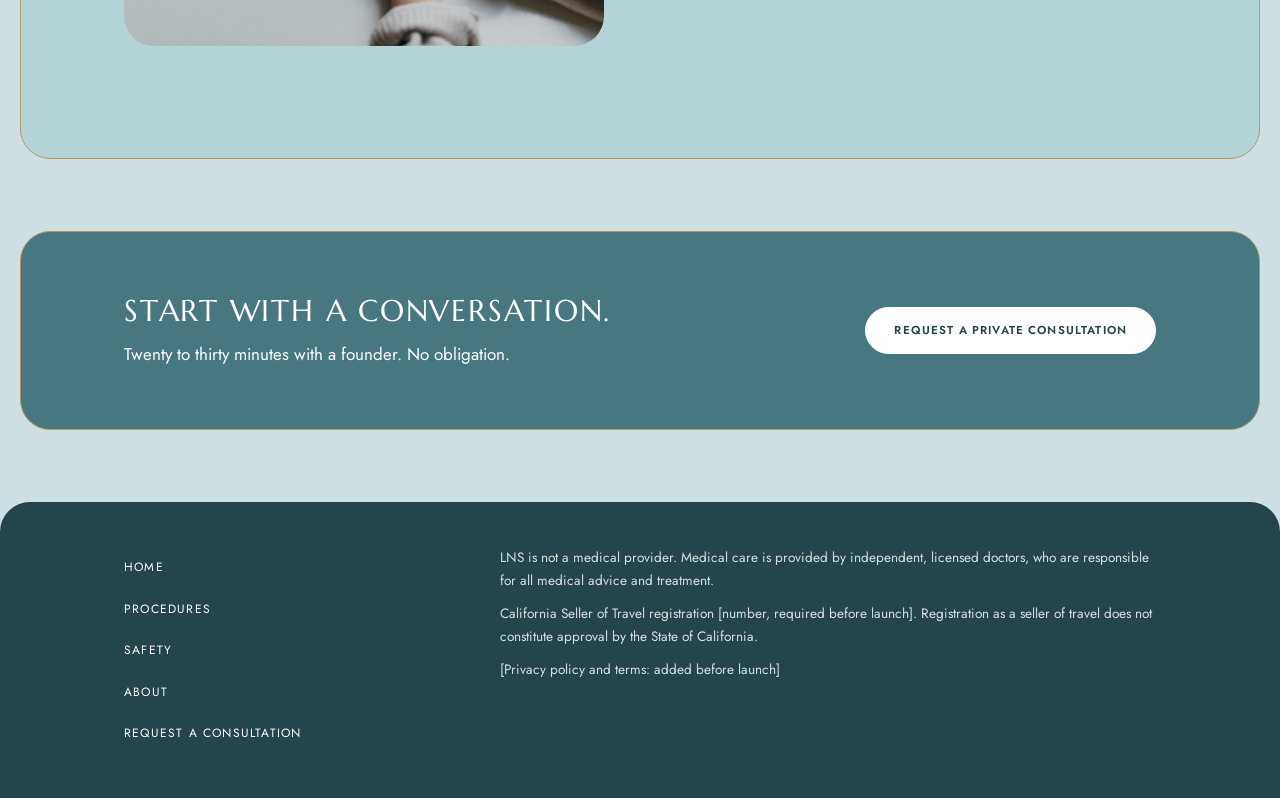
<file: procedures.html>
<!doctype html>
<html lang="en">
<head>
<meta charset="utf-8">
<meta name="viewport" content="width=device-width, initial-scale=1, viewport-fit=cover">
<title>Procedures | LNS Medical Concierge</title>
<link rel="stylesheet" href="https://fonts.googleapis.com/css2?family=Marcellus&amp;family=Jost:wght@400;500;600&amp;display=swap">
<link rel="stylesheet" href="site.css">
</head>
<body>

<div class="draft">Private draft. Text in [brackets] is a placeholder to replace before launch.</div>
<script>document.documentElement.classList.add('js');</script>
<header class="site-head">
  <div class="wrap head-row">
    <a class="mark" href="index.html">LNS <span>International medical concierge</span></a>
    <button class="menu-btn" type="button" aria-expanded="false" aria-controls="site-nav">Menu</button>
    <nav class="site-nav" id="site-nav" aria-label="Main">
      <a href="procedures.html" aria-current="page">Procedures</a>
      <a href="safety.html">Safety</a>
      <a href="about.html">About</a>
      <a class="btn btn-sm" href="consultation.html">Request a consultation</a>
    </nav>
  </div>
</header>

<main>
<section class="hero hero-scene">
  <div class="wrap">
    <div class="hero-copy">
      <hr class="rule">
      <p class="eyebrow">Procedures</p>
      <h1>Procedures and expected length of stay.</h1>
      <p class="lede measure">Each procedure is performed by a specialist we have chosen and checked, and arranged by your personal care concierge. Your doctor advises what is right for you. Afterwards you heal at your own pace, in a nearby luxury hotel, with everything you need close, including your personal care concierge.</p>
      <p><a href="index.html#savings">Example prices</a></p>
      <p class="small muted measure">Trip lengths are predictions and vary from person to person. Your doctor confirms your own. [Draft: each doctor reviews their procedure before launch]</p>
  
    </div>
    <p class="scene-note">Playas de Tijuana at sunset</p>
  </div>
</section>

<section class="section section-tight" aria-label="Procedures">
  <div class="wrap">
    <h2 class="proc-group" style="margin-top:0">Dental</h2>
    <div class="proc-grid">
      <article class="pcard">
        <div class="pcard-head">
          <h3>Porcelain veneers</h3>
          <p>A half set or a full set, designed with your dentist. Veneers are a lasting change, so shape and shade are settled before anything is done.</p>
        </div>
        <dl class="pcard-stats">
          <div><dt>Trip</dt><dd>2 to 3 nights</dd></div>
          <div><dt>Visits</dt><dd>One</dd></div>
          <div><dt>At home</dt><dd>$1,500 to $3,500 a tooth</dd></div>
        </dl>
      </article>
      <article class="pcard">
        <div class="pcard-head">
          <h3>Full-arch dental implants</h3>
          <p>A full, fixed set of teeth on four or six implants, often called <span style="white-space:nowrap">All-on-4</span> or <span style="white-space:nowrap">All-on-6</span>, for one arch or both. A 3D scan comes first, and your dentist advises which suits you.</p>
        </div>
        <dl class="pcard-stats">
          <div><dt>Trip</dt><dd>4 to 7 days, then 5 to 7 days</dd></div>
          <div><dt>Visits</dt><dd>Two, a few months apart</dd></div>
          <div><dt>At home</dt><dd>$24,000 to $35,000 an arch on four implants. [Typical price on six implants: to add]</dd></div>
        </dl>
      </article>
      <article class="pcard pcard-wide">
        <div class="pcard-head">
          <h3>Crowns, as an add-on</h3>
          <p>Crowns are not offered on their own. They are available only as part of a veneer or full-arch implant plan, when your dentist advises one for a particular tooth.</p>
        </div>
        <dl class="pcard-stats">
          <div><dt>Trip</dt><dd>[Dentist to confirm: whether crowns add time to your stay]</dd></div>
          <div><dt>Visits</dt><dd>Done during your veneer or implant visit</dd></div>
          <div><dt>At home</dt><dd>[Typical price for a crown at home: to add]</dd></div>
        </dl>
      </article>
    </div>

    <h2 class="proc-group">Aesthetic surgery</h2>
    <div class="proc-grid">
      <article class="pcard">
        <div class="pcard-head">
          <h3>Facelift</h3>
          <p>Recovery is private and close to your surgeon.</p>
        </div>
        <dl class="pcard-stats">
          <div><dt>Trip</dt><dd>7 to 10 days</dd></div>
          <div><dt>Visits</dt><dd>One</dd></div>
          <div><dt>At home</dt><dd>$23,600 to $34,000</dd></div>
        </dl>
      </article>
      <article class="pcard">
        <div class="pcard-head">
          <h3>Rhinoplasty</h3>
          <p>Your surgeon sees you again before you go home. The result keeps refining for months afterwards.</p>
        </div>
        <dl class="pcard-stats">
          <div><dt>Trip</dt><dd>7 to 8 days</dd></div>
          <div><dt>Visits</dt><dd>One</dd></div>
          <div><dt>At home</dt><dd>$24,500 to $27,000</dd></div>
        </dl>
      </article>
      <article class="pcard">
        <div class="pcard-head">
          <h3>Tummy tuck</h3>
          <p>You stay close to your surgeon until they clear you to travel.</p>
        </div>
        <dl class="pcard-stats">
          <div><dt>Trip</dt><dd>10 to 14 days</dd></div>
          <div><dt>Visits</dt><dd>One</dd></div>
          <div><dt>At home</dt><dd>$18,300 to $25,000</dd></div>
        </dl>
      </article>
      <article class="pcard">
        <div class="pcard-head">
          <h3>Mommy makeover</h3>
          <p>A combination planned by your surgeon and performed in a full hospital.</p>
        </div>
        <dl class="pcard-stats">
          <div><dt>Trip</dt><dd>10 to 14 days</dd></div>
          <div><dt>Visits</dt><dd>One</dd></div>
          <div><dt>At home</dt><dd>$24,500 to $48,000</dd></div>
        </dl>
      </article>
    </div>
    <p class="small muted measure" style="margin-top:1.5rem">Typical prices at home come from published California fees: <a href="https://www.zocdoc.com/blog/guides/los-angeles-veneers-cost/">veneers in Los Angeles</a>, <a href="https://www.placidway.com/article/8000/The-California-Cross-Over-Escaping-High-US-Dental-Costs-with-All-on-4-Implants-in-Tijuana">All-on-4 in California</a> and <a href="https://www.ljcsc.com/pricing-promotions/plastic-surgery-prices/">surgery at a San Diego surgical centre</a> (<a href="https://www.ljcsc.com/facelift-pricing/">facelift</a>). A half set of veneers is taken as 10 teeth and a full set as 20.</p>
  </div>
</section>

<section class="section section-mist section-roomy section-advice" aria-labelledby="advice-title">
  <div class="wrap split split-photo">
    <div class="photo has-img photo-side photo-wide"><img src="images/trust.jpg" alt="Two people clasping hands across a table" loading="lazy" width="1200" height="900"></div>
    <div class="stack">
      <h2 id="advice-title">Honest advice comes first</h2>
      <p>Your doctor talks you through the benefits and the risks before you decide, and tells you if something is not right for you.</p>
      <p class="muted">We do not diagnose or recommend treatment. Every medical decision is made by a licensed doctor, with you.</p>
      <p><a href="safety.html">How we keep it safe</a></p>
    </div>
  </div>
</section>
</main>

<section class="band" aria-labelledby="band-title">
  <div class="wrap band-row">
    <div class="stack-sm">
      <h2 id="band-title">Start with a conversation.</h2>
      <p>Twenty to thirty minutes with a founder. No obligation.</p>
    </div>
    <div class="cta-row">
      <a class="btn btn-light" href="consultation.html">Request a private consultation</a>
    </div>
  </div>
</section>

<footer class="site-foot">
  <div class="wrap foot-grid">
    <nav class="foot-nav" aria-label="Footer">
      <a href="index.html">Home</a>
      <a href="procedures.html">Procedures</a>
      <a href="safety.html">Safety</a>
      <a href="about.html">About</a>
      <a href="consultation.html">Request a consultation</a>
    </nav>
    <div class="foot-legal">
      <p>LNS is not a medical provider. Medical care is provided by independent, licensed doctors, who are responsible for all medical advice and treatment.</p>
      <p>California Seller of Travel registration [number, required before launch]. Registration as a seller of travel does not constitute approval by the State of California.</p>
      <p>[Privacy policy and terms: added before launch]</p>
    </div>
  </div>
</footer>

<div class="actionbar"><a class="btn" href="consultation.html">Request a private consultation</a></div>
<script>
(function () {
  var btn = document.querySelector('.menu-btn'), nav = document.getElementById('site-nav');
  if (btn && nav) {
    btn.addEventListener('click', function () {
      var open = nav.classList.toggle('open');
      btn.setAttribute('aria-expanded', open ? 'true' : 'false');
      btn.textContent = open ? 'Close' : 'Menu';
    });
  }
  var bar = document.querySelector('.actionbar');
  if (bar) {
    var sync = function () { bar.classList.toggle('show', window.scrollY > 520); };
    window.addEventListener('scroll', sync, { passive: true });
    sync();
  }
})();
</script>

</body>
</html>
</file>
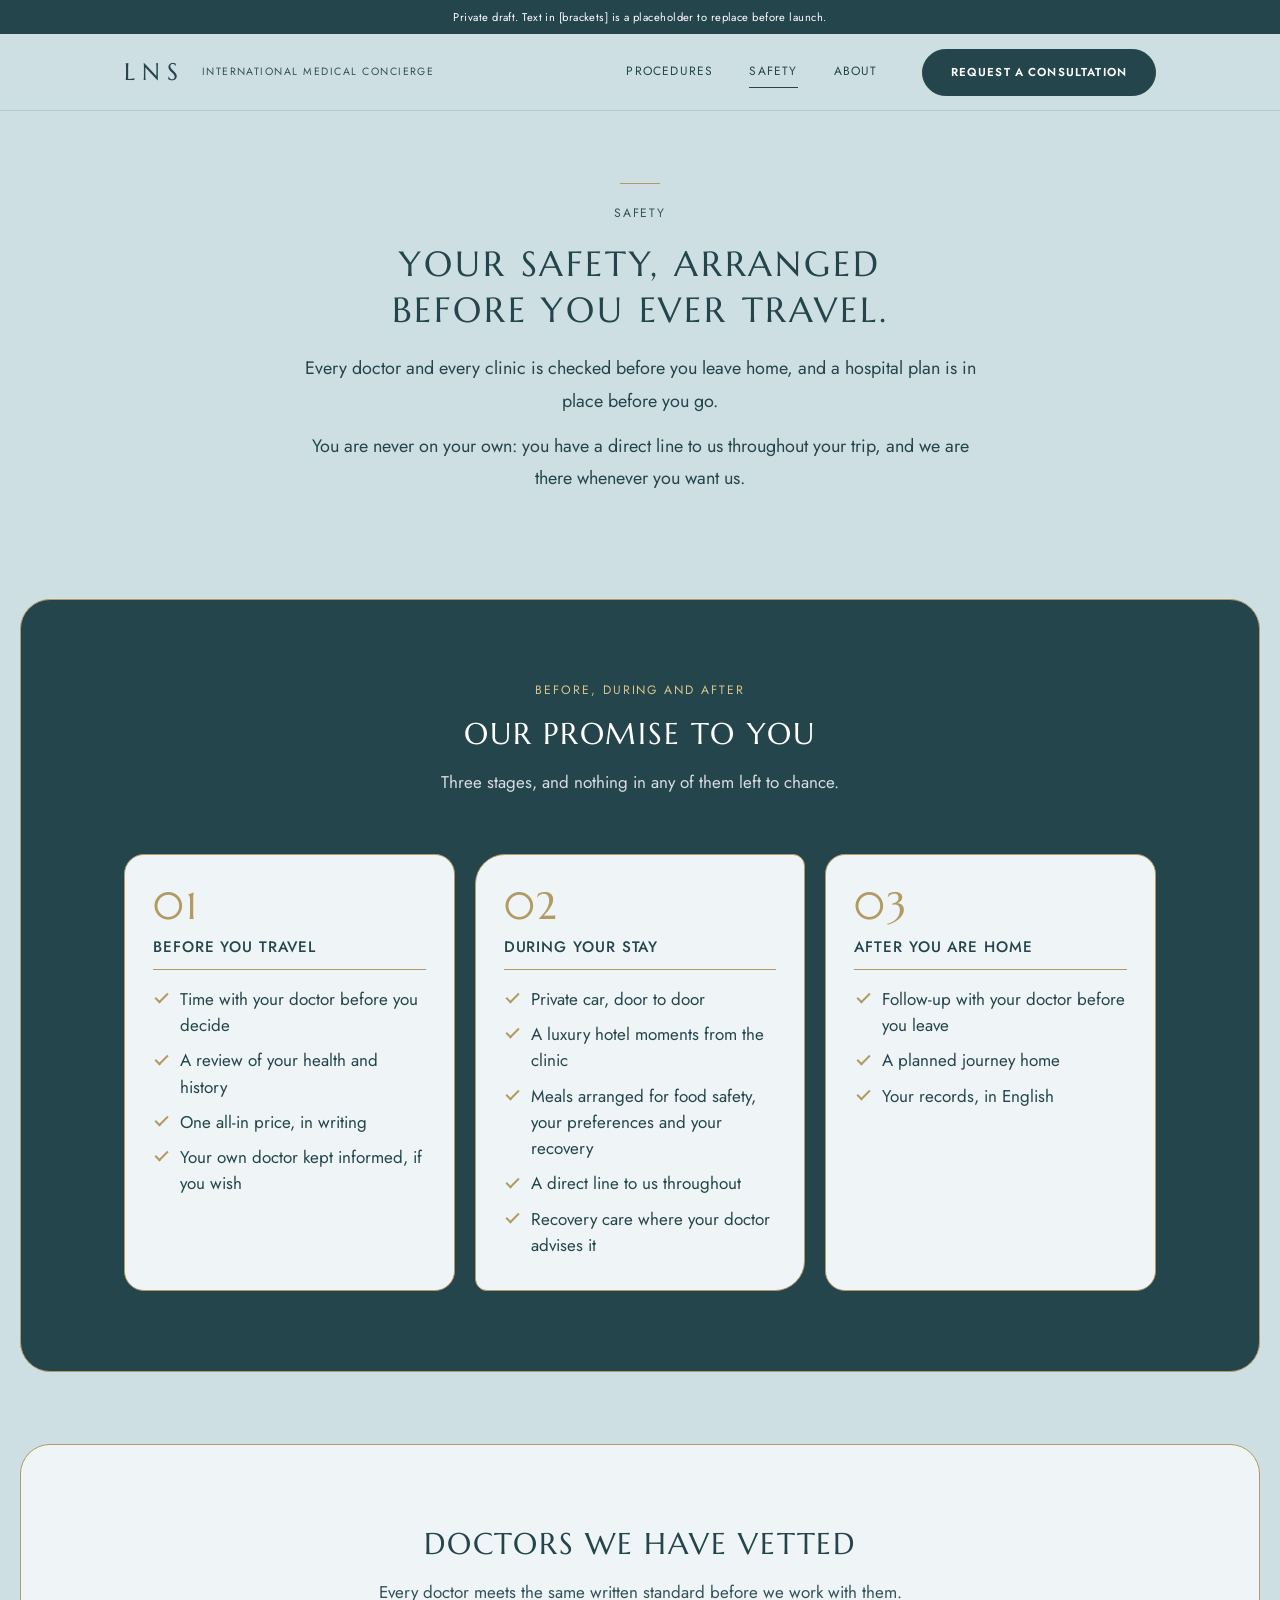
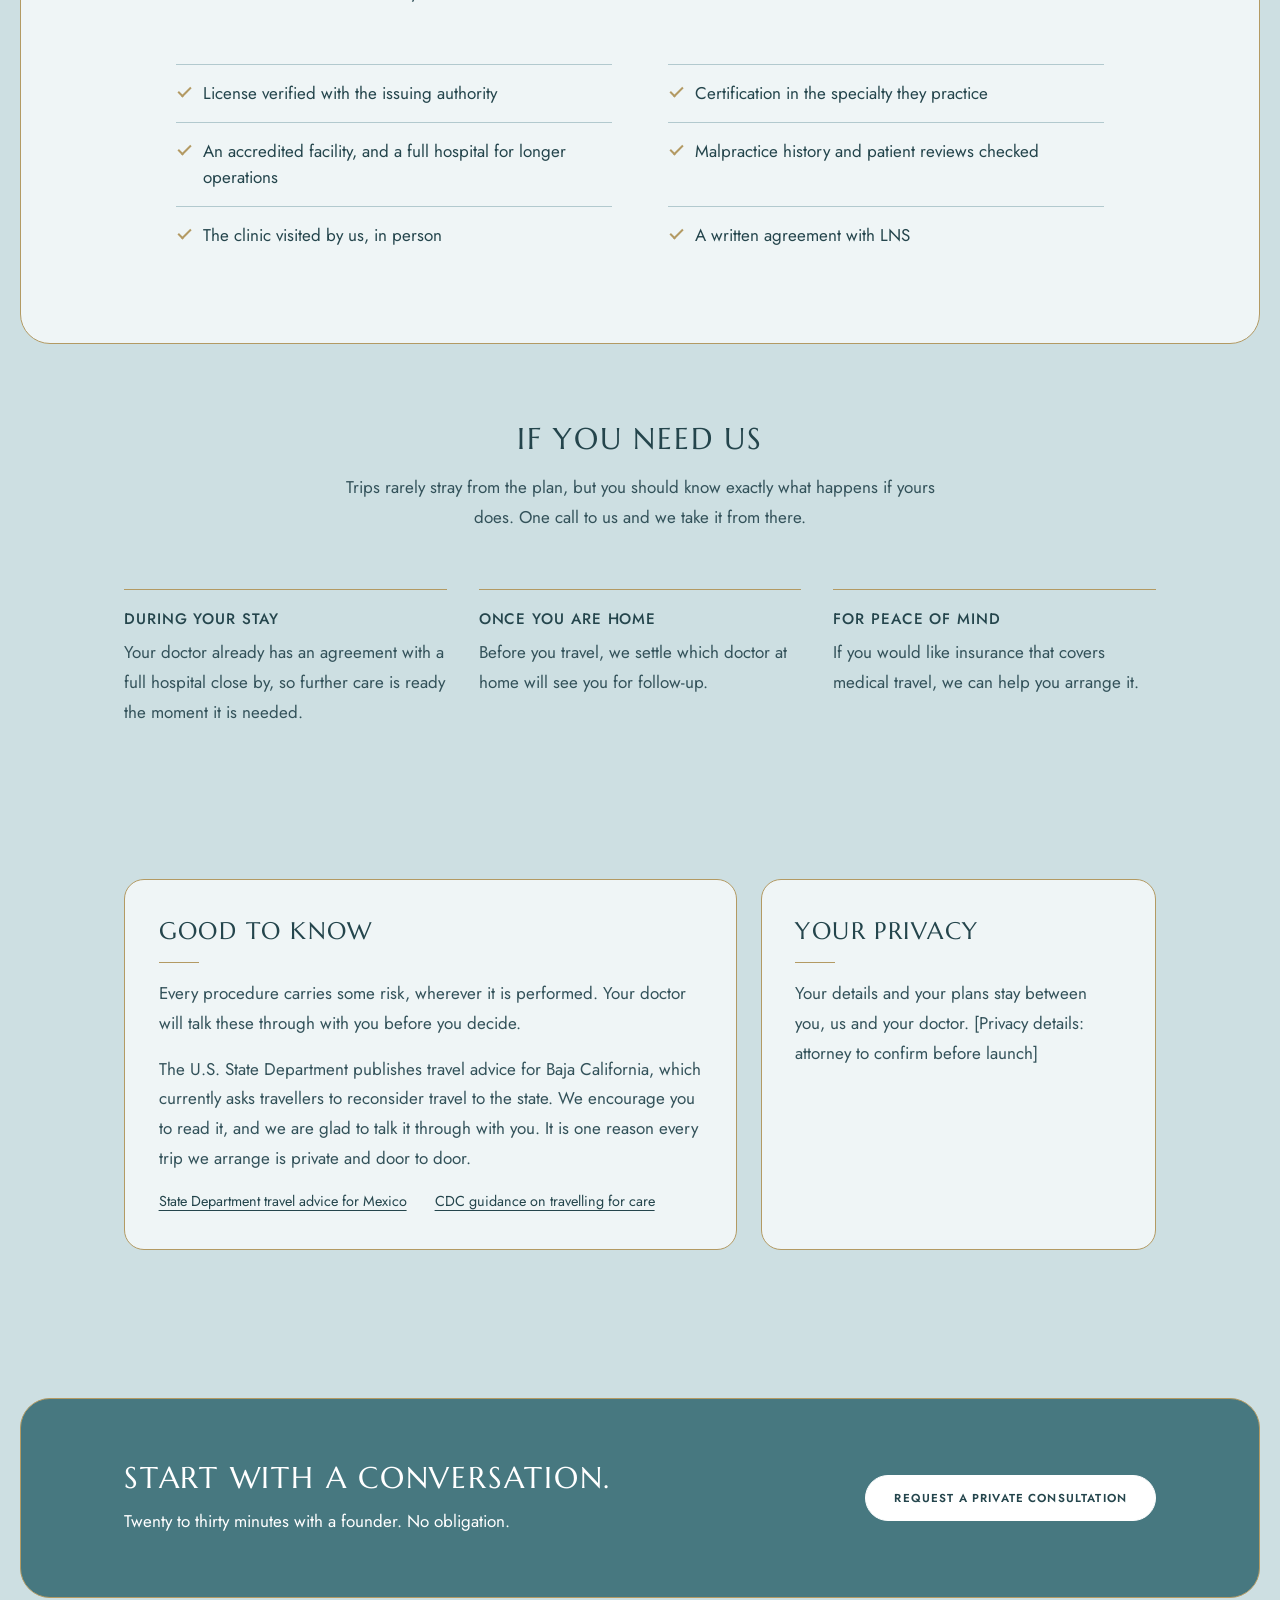
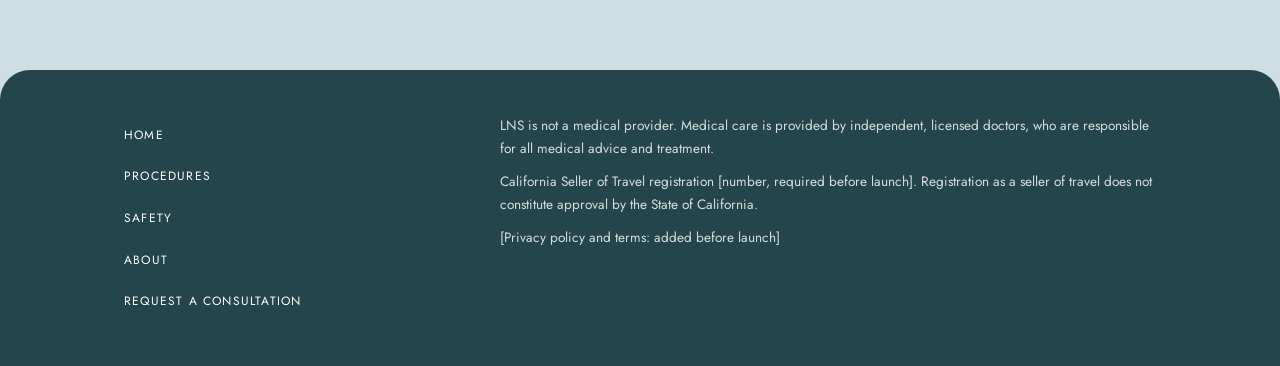
<file: safety.html>
<!doctype html>
<html lang="en">
<head>
<meta charset="utf-8">
<meta name="viewport" content="width=device-width, initial-scale=1, viewport-fit=cover">
<title>Safety | LNS Medical Concierge</title>
<link rel="stylesheet" href="https://fonts.googleapis.com/css2?family=Marcellus&amp;family=Jost:wght@400;500;600&amp;display=swap">
<link rel="stylesheet" href="site.css">
</head>
<body>

<div class="draft">Private draft. Text in [brackets] is a placeholder to replace before launch.</div>
<script>document.documentElement.classList.add('js');</script>
<header class="site-head">
  <div class="wrap head-row">
    <a class="mark" href="index.html">LNS <span>International medical concierge</span></a>
    <button class="menu-btn" type="button" aria-expanded="false" aria-controls="site-nav">Menu</button>
    <nav class="site-nav" id="site-nav" aria-label="Main">
      <a href="procedures.html">Procedures</a>
      <a href="safety.html" aria-current="page">Safety</a>
      <a href="about.html">About</a>
      <a class="btn btn-sm" href="consultation.html">Request a consultation</a>
    </nav>
  </div>
</header>

<main>
<section class="hero hero-stack">
  <div class="wrap hero-copy">
    <hr class="rule">
    <p class="eyebrow">Safety</p>
    <h1>Your safety, arranged before you ever travel.</h1>
    <p class="lede">Every doctor and every clinic is checked before you leave home, and a hospital plan is in place before you go.</p>
    <p class="lede">You are never on your own: you have a direct line to us throughout your trip, and we are there whenever you want us.</p>
  </div>
</section>

<section class="section promise" aria-labelledby="around-title">
  <div class="wrap">
    <div class="section-head center">
      <p class="eyebrow">Before, during and after</p>
      <h2 id="around-title">Our promise to you</h2>
      <p class="muted measure">Three stages, and nothing in any of them left to chance.</p>
    </div>
    <div class="promise-grid">
      <div class="promise-card">
        <p class="promise-num" aria-hidden="true">01</p>
        <h3>Before you travel</h3>
        <ul class="ticks">
          <li>Time with your doctor before you decide</li>
          <li>A review of your health and history</li>
          <li>One all-in price, in writing</li>
          <li>Your own doctor kept informed, if you wish</li>
        </ul>
      </div>
      <div class="promise-card">
        <p class="promise-num" aria-hidden="true">02</p>
        <h3>During your stay</h3>
        <ul class="ticks">
          <li>Private car, door to door</li>
          <li>A luxury hotel moments from the clinic</li>
          <li>Meals arranged for food safety, your preferences and your recovery</li>
          <li>A direct line to us throughout</li>
          <li>Recovery care where your doctor advises it</li>
        </ul>
      </div>
      <div class="promise-card">
        <p class="promise-num" aria-hidden="true">03</p>
        <h3>After you are home</h3>
        <ul class="ticks">
          <li>Follow-up with your doctor before you leave</li>
          <li>A planned journey home</li>
          <li>Your records, in English</li>
        </ul>
      </div>
    </div>
  </div>
</section>

<section class="section section-mist vet-panel" aria-labelledby="standard-title">
  <div class="wrap">
    <div class="section-head center">
      <h2 id="standard-title">Doctors we have vetted</h2>
      <p class="muted measure">Every doctor meets the same written standard before we work with them.</p>
    </div>
    <ul class="ticks vet-list">
      <li>License verified with the issuing authority</li>
      <li>Certification in the specialty they practice</li>
      <li>An accredited facility, and a full hospital for longer operations</li>
      <li>Malpractice history and patient reviews checked</li>
      <li>The clinic visited by us, in person</li>
      <li>A written agreement with LNS</li>
    </ul>
  </div>
</section>

<section class="section section-snug" aria-labelledby="need-title">
  <div class="wrap">
    <div class="section-head center">
      <h2 id="need-title">If you need us</h2>
      <p class="muted measure">Trips rarely stray from the plan, but you should know exactly what happens if yours does. One call to us and we take it from there.</p>
    </div>
    <div class="cols3 need-grid">
      <div><h3>During your stay</h3><p class="muted">Your doctor already has an agreement with a full hospital close by, so further care is ready the moment it is needed.</p></div>
      <div><h3>Once you are home</h3><p class="muted">Before you travel, we settle which doctor at home will see you for follow-up.</p></div>
      <div><h3>For peace of mind</h3><p class="muted">If you would like insurance that covers medical travel, we can help you arrange it.</p></div>
    </div>
  </div>
</section>

<section class="section section-snug" aria-labelledby="good-title">
  <div class="wrap know-grid">
    <div class="know-card">
      <h2 id="good-title">Good to know</h2>
      <p class="muted">Every procedure carries some risk, wherever it is performed. Your doctor will talk these through with you before you decide.</p>
      <p class="muted">The U.S. State Department publishes travel advice for Baja California, which currently asks travellers to reconsider travel to the state. We encourage you to read it, and we are glad to talk it through with you. It is one reason every trip we arrange is private and door to door.</p>
      <div class="links small">
        <a href="https://travel.state.gov/en/international-travel/travel-advisories/mexico.html">State Department travel advice for Mexico</a>
        <a href="https://www.cdc.gov/yellow-book/hcp/health-care-abroad/medical-tourism.html">CDC guidance on travelling for care</a>
      </div>
    </div>
    <div class="know-card" aria-labelledby="privacy-title">
      <h2 id="privacy-title">Your privacy</h2>
      <p class="muted">Your details and your plans stay between you, us and your doctor. [Privacy details: attorney to confirm before launch]</p>
    </div>
  </div>
</section>
</main>

<section class="band" aria-labelledby="band-title">
  <div class="wrap band-row">
    <div class="stack-sm">
      <h2 id="band-title">Start with a conversation.</h2>
      <p>Twenty to thirty minutes with a founder. No obligation.</p>
    </div>
    <div class="cta-row">
      <a class="btn btn-light" href="consultation.html">Request a private consultation</a>
    </div>
  </div>
</section>

<footer class="site-foot">
  <div class="wrap foot-grid">
    <nav class="foot-nav" aria-label="Footer">
      <a href="index.html">Home</a>
      <a href="procedures.html">Procedures</a>
      <a href="safety.html">Safety</a>
      <a href="about.html">About</a>
      <a href="consultation.html">Request a consultation</a>
    </nav>
    <div class="foot-legal">
      <p>LNS is not a medical provider. Medical care is provided by independent, licensed doctors, who are responsible for all medical advice and treatment.</p>
      <p>California Seller of Travel registration [number, required before launch]. Registration as a seller of travel does not constitute approval by the State of California.</p>
      <p>[Privacy policy and terms: added before launch]</p>
    </div>
  </div>
</footer>

<div class="actionbar"><a class="btn" href="consultation.html">Request a private consultation</a></div>
<script>
(function () {
  var btn = document.querySelector('.menu-btn'), nav = document.getElementById('site-nav');
  if (btn && nav) {
    btn.addEventListener('click', function () {
      var open = nav.classList.toggle('open');
      btn.setAttribute('aria-expanded', open ? 'true' : 'false');
      btn.textContent = open ? 'Close' : 'Menu';
    });
  }
  var bar = document.querySelector('.actionbar');
  if (bar) {
    var sync = function () { bar.classList.toggle('show', window.scrollY > 520); };
    window.addEventListener('scroll', sync, { passive: true });
    sync();
  }
})();
</script>

</body>
</html>
</file>
<file: site.css>
/* Phone first. A framed page on a soft dusty-teal ground: a dark photographic hero, white cards,
   split sections divided by a hairline, a deep teal statement panel, a sea-teal closing band and a deep teal footer.
   Wider screens only add columns: 40rem, 48rem and 60rem. */
:root {
  --page: #CDDFE2;
  --panel: #FAFCFC;
  --band: #FAFCFC;
  --ink: #2B4F57;
  --ink-deep: #1E3E45;
  --muted: #46626A;
  --accent: #E2C27C;
  --soft: #D9ECEE;
  --line: #B2C9CE;
  --photo: #BBD0D4;
  --error: #9E2F4D;
  --display: "Marcellus", "Optima", "Palatino Linotype", Palatino, Georgia, serif;
  --body: "Jost", "Futura", "Century Gothic", "Helvetica Neue", Arial, sans-serif;
  --wrap: 72rem;
  --gutter: 1.25rem;
  --frame: 0.75rem;
  --tap: 2.9rem;
  color-scheme: light;
}

*, *::before, *::after { box-sizing: border-box; }
html { -webkit-text-size-adjust: 100%; }
body { margin: 0; background: var(--page); color: var(--ink); font-family: var(--body); font-weight: 300; font-size: 1rem; line-height: 1.8; }
img { max-width: 100%; }
[hidden] { display: none !important; }
h1, h2 { font-family: var(--display); font-weight: 500; text-transform: uppercase; margin: 0; color: var(--ink); text-wrap: balance; }
h1 { font-size: clamp(1.6rem, 1.15rem + 2.2vw, 2.35rem); line-height: 1.22; letter-spacing: 0.07em; }
h2 { font-size: clamp(1.4rem, 1.15rem + 1.2vw, 2rem); line-height: 1.22; letter-spacing: 0.03em; }
h3, h4 { font-family: var(--body); font-weight: 500; font-size: 0.95rem; line-height: 1.4; letter-spacing: 0.06em; text-transform: uppercase; margin: 0; color: var(--ink); }
p { margin: 0; }
ul, ol { margin: 0; padding: 0; list-style: none; }
a { color: var(--ink); text-underline-offset: 0.25em; text-decoration-thickness: 1px; }
a:hover { color: var(--ink-deep); }
strong, b { font-weight: 500; }
:focus-visible { outline: 2px solid var(--ink); outline-offset: 3px; }

.wrap { max-width: var(--wrap); margin-inline: auto; padding-inline: var(--gutter); }
.measure { max-width: 38rem; }
.lede { font-size: 1.05rem; line-height: 1.8; }
.muted { color: var(--muted); }
.small { font-size: 0.85rem; line-height: 1.65; }
.rule { width: 2.5rem; height: 1px; background: var(--ink); border: 0; margin: 0; }
.stack { display: flex; flex-direction: column; gap: 1.15rem; }
.stack-sm { display: flex; flex-direction: column; gap: 0.6rem; }
.sr { position: absolute; width: 1px; height: 1px; overflow: hidden; clip-path: inset(50%); white-space: nowrap; }
.eyebrow, .group-label { font-size: 0.72rem; font-weight: 400; letter-spacing: 0.16em; text-transform: uppercase; color: var(--muted); }
.links { display: flex; flex-direction: column; gap: 0.5rem; }
.todo { border: 1px dashed var(--accent); padding: 1.25rem 1.4rem; color: var(--muted); background: var(--panel); }

/* Top bar and header */
.draft { background: var(--ink); color: #FFFFFF; font-size: 0.7rem; line-height: 1.5; letter-spacing: 0.04em; text-align: center; padding: 0.55rem var(--gutter); }
.site-head { position: sticky; top: env(safe-area-inset-top, 0px); z-index: 5; background: var(--page); border-bottom: 1px solid var(--line); }
.head-row { display: flex; flex-wrap: wrap; align-items: center; justify-content: space-between; gap: 0 1rem; min-height: 4rem; }
.mark { font-family: var(--display); font-weight: 500; font-size: 1.7rem; letter-spacing: 0.24em; text-transform: uppercase; color: var(--ink); text-decoration: none; display: flex; align-items: center; gap: 1rem; min-height: var(--tap); }
.mark span { display: none; font-family: var(--body); font-weight: 400; font-size: 0.66rem; letter-spacing: 0.14em; color: var(--muted); }
.menu-btn { display: none; align-items: center; min-height: var(--tap); padding: 0 1.1rem; border: 1px solid var(--ink); border-radius: 0; background: transparent; color: var(--ink); font: inherit; font-weight: 500; font-size: 0.72rem; letter-spacing: 0.1em; text-transform: uppercase; cursor: pointer; }
html.js .menu-btn { display: inline-flex; }
.site-nav { display: flex; flex-direction: column; flex-basis: 100%; padding-bottom: 1rem; }
html.js .site-nav { display: none; }
html.js .site-nav.open { display: flex; }
.site-nav a:not(.btn) { display: flex; align-items: center; min-height: 3rem; color: var(--ink); text-decoration: none; font-weight: 400; font-size: 0.78rem; letter-spacing: 0.1em; text-transform: uppercase; border-top: 1px solid var(--line); }
.site-nav a[aria-current="page"]:not(.btn) { font-weight: 500; }
.site-nav .btn { margin-top: 0.75rem; }

/* Buttons: square, small capitals */
.btn { display: inline-flex; align-items: center; justify-content: center; text-align: center; min-height: var(--tap); background: var(--ink); color: #FFFFFF; font-family: var(--body); font-size: 0.72rem; font-weight: 600; line-height: 1.3; letter-spacing: 0.1em; text-transform: uppercase; padding: 0.85rem 1.5rem; border: 1px solid var(--ink); border-radius: 0; text-decoration: none; cursor: pointer; }
.btn:hover { background: var(--ink-deep); border-color: var(--ink-deep); color: #FFFFFF; }
.btn-sm { padding: 0.7rem 1.25rem; }
.btn-light { background: #FFFFFF; border-color: #FFFFFF; color: var(--ink); }
.btn-light:hover { background: var(--page); border-color: var(--page); color: var(--ink); }
.cta-row { display: flex; flex-direction: column; align-items: stretch; gap: 0.6rem; width: 100%; }
.cta-row p { text-align: center; }

/* Request bar: phones only */
.actionbar { position: fixed; left: 0; right: 0; bottom: 0; z-index: 6; display: flex; padding: 0.6rem var(--gutter) calc(0.6rem + env(safe-area-inset-bottom, 0px)); background: var(--page); border-top: 1px solid var(--line); visibility: hidden; transform: translateY(110%); }
.actionbar.show { visibility: visible; transform: none; }
.actionbar .btn { flex: 1; }
body:has(.actionbar) .site-foot { padding-bottom: 6.5rem; }

/* Sections sit inside a thin page frame */
.section, .hero, .band { margin-inline: var(--frame); }
.section { padding-block: 3.25rem; }
.section-tight { padding-top: 0; }
.section-mist { background: var(--band); }
.section-mist + .section-mist { margin-top: var(--frame); }
.section-head { display: flex; flex-direction: column; gap: 0.9rem; margin-bottom: 2rem; }
.section-head.center { align-items: center; text-align: center; }
.hero { padding-block: 2.5rem 3rem; }
.hero-copy { display: flex; flex-direction: column; gap: 1.15rem; align-items: flex-start; }
.hero-grid, .split, .form-grid { display: grid; grid-template-columns: minmax(0, 1fr); gap: 2.25rem; align-items: start; }

/* Home hero: white type over a full-width photograph */
.hero-home { margin-top: var(--frame); padding-block: 3.5rem 2.5rem; color: #FFFFFF; background: linear-gradient(rgba(34, 70, 78, 0.5), rgba(34, 70, 78, 0.5)), url(images/hero.jpg) center / cover no-repeat, #2C6470; }
.hero-center { display: flex; flex-direction: column; align-items: center; text-align: center; gap: 1.25rem; }
.hero-home h1 { color: #FFFFFF; max-width: 44rem; }
.hero-home .eyebrow { color: rgba(255, 255, 255, 0.85); }
.hero-home .lede { color: #FFFFFF; max-width: 40rem; }
.hero-home .cta-row { align-items: center; width: auto; }
.hero-home .cta-row p { color: rgba(255, 255, 255, 0.9); }
.hero-home :focus-visible { outline-color: #FFFFFF; }
.hero-cards { display: grid; grid-template-columns: minmax(0, 1fr); gap: 0.9rem; width: 100%; max-width: 46rem; margin-top: 1.25rem; }
.hero-card { display: flex; flex-direction: column; gap: 0.5rem; padding: 1.6rem 1.25rem; border: 1px solid rgba(255, 255, 255, 0.6); color: #FFFFFF; text-decoration: none; }
.hero-card:hover { background: rgba(255, 255, 255, 0.1); color: #FFFFFF; }
.hero-card h2 { font-family: var(--body); font-weight: 400; font-size: 1.05rem; letter-spacing: 0.12em; color: #FFFFFF; }
.hero-card p { font-size: 0.95rem; }
.hero-note { color: rgba(255, 255, 255, 0.75); margin-top: 0.5rem; }

/* Lists and columns */
.cols3 { display: grid; grid-template-columns: minmax(0, 1fr); gap: 1.75rem; }
.cols3 > * { border-top: 1px solid var(--line); padding-top: 1.2rem; display: flex; flex-direction: column; gap: 0.5rem; }
.marked { display: flex; flex-direction: column; }
.marked li { position: relative; padding: 0.8rem 0 0.8rem 1.5rem; border-top: 1px solid var(--line); }
.marked li::before { content: ""; position: absolute; left: 0.1rem; top: 1.5rem; width: 0.35rem; height: 0.35rem; background: #4FA3AB; }
.marked-plain li { border-top: 0; padding-block: 0.4rem; }
.marked-plain li::before { top: 1.1rem; }

/* Statement panel */
.pledge { display: flex; flex-direction: column; gap: 0.75rem; }
.pledge-line { font-size: clamp(1.3rem, 1rem + 1.5vw, 1.9rem); letter-spacing: 0.06em; }
.pledge-box { background: var(--ink); padding: 2.75rem 1.5rem; align-items: center; text-align: center; }
.pledge-box .pledge-line { color: #FFFFFF; text-transform: none; font-style: italic; font-weight: 500; font-size: clamp(1.55rem, 1.2rem + 1.8vw, 2.3rem); letter-spacing: 0.01em; line-height: 1.3; }

/* Stage cards: a row each on phones, three across on desktop */
.cards4 { display: flex; flex-wrap: wrap; justify-content: center; gap: 0.9rem; }
.card { background: var(--panel); display: grid; grid-template-columns: 6.25rem minmax(0, 1fr); column-gap: 1.1rem; row-gap: 0.3rem; align-content: center; padding: 0.9rem 1.1rem 0.9rem 0.9rem; flex: 1 1 100%; min-width: 0; }
.card .photo { grid-row: 1 / span 2; aspect-ratio: 1 / 1; font-size: 0.62rem; line-height: 1.4; padding: 0.3rem; }
.card h3 { align-self: end; }
.card p { align-self: start; font-size: 0.95rem; line-height: 1.65; }
.photo { aspect-ratio: 4 / 5; max-width: 100%; background: var(--photo); display: grid; place-items: center; text-align: center; padding: 0.75rem; color: var(--muted); font-size: 0.8rem; }

/* Example prices panel */
.est { background: var(--panel); padding: 1.5rem 1.25rem; display: flex; flex-direction: column; gap: 1.5rem; scroll-margin-top: 5rem; width: 100%; }
.est-head { display: flex; flex-direction: column; gap: 0.35rem; }
.est-head h3 { font-family: var(--display); font-weight: 500; font-size: 1.45rem; letter-spacing: 0.04em; }
.est-out { margin: 0; display: flex; flex-direction: column; }
.est-row { display: flex; flex-wrap: wrap; justify-content: space-between; align-items: baseline; gap: 0.15rem 1rem; padding-block: 0.8rem; border-top: 1px solid var(--line); }
.est-out dt { color: var(--muted); font-size: 0.9rem; }
.est-out dd { margin: 0; font-weight: 400; font-variant-numeric: tabular-nums; }
.example { display: flex; flex-direction: column; gap: 0.5rem; }
.example h4 { font-size: 0.85rem; }
.example .est-row:last-child { padding-bottom: 0; }
.callout { font-family: var(--display); font-weight: 500; font-size: 1.45rem; line-height: 1.3; letter-spacing: 0.01em; color: var(--ink); text-wrap: balance; }
.callout strong { font-weight: 600; }

/* Procedures page */
.group-label { margin-top: 2.5rem; margin-bottom: 0.75rem; }
.proc { display: grid; grid-template-columns: minmax(0, 1fr); gap: 0.9rem; padding-block: 1.6rem; border-top: 1px solid var(--line); }
.proc h3 { font-size: 1rem !important; font-weight: 500 !important; }
.proc-facts, .facts { display: grid; grid-template-columns: minmax(0, 1fr); gap: 0.1rem; margin: 0; }
.proc-facts dt, .facts dt { color: var(--muted); font-size: 0.72rem; letter-spacing: 0.12em; text-transform: uppercase; }
.proc-facts dd, .facts dd { margin: 0 0 0.75rem; }

/* Closing band and footer */
.band { background: var(--accent); color: var(--ink); padding-block: 3rem; margin-top: var(--frame); }
.band h2, .band p { color: var(--ink); }
.band-row { display: flex; flex-direction: column; gap: 1.5rem; }
.band .btn-light { background: var(--ink); border-color: var(--ink); color: #FFFFFF; }
.band .btn-light:hover { background: var(--ink-deep); border-color: var(--ink-deep); color: #FFFFFF; }
.site-foot { background: var(--ink); color: rgba(255, 255, 255, 0.82); font-size: 0.85rem; line-height: 1.7; padding-block: 2.75rem; margin-top: var(--frame); }
.foot-grid { display: grid; grid-template-columns: minmax(0, 1fr); gap: 1.75rem; }
.foot-nav { display: flex; flex-direction: column; align-items: flex-start; }
.foot-nav a { color: #FFFFFF; text-decoration: none; font-weight: 400; font-size: 0.75rem; letter-spacing: 0.1em; text-transform: uppercase; display: flex; align-items: center; min-height: 2.6rem; }
.foot-nav a:hover { text-decoration: underline; color: #FFFFFF; }
.foot-legal { display: flex; flex-direction: column; gap: 0.6rem; }
.site-foot :focus-visible { outline-color: #FFFFFF; }

/* People */
.people { display: grid; grid-template-columns: repeat(2, minmax(0, 1fr)); gap: 1rem; max-width: 34rem; }
.person { display: flex; flex-direction: column; gap: 0.6rem; min-width: 0; }

/* Form */
form { display: flex; flex-direction: column; gap: 1.25rem; }
.field { display: flex; flex-direction: column; gap: 0.45rem; }
fieldset { border: 0; margin: 0; padding: 0; min-width: 0; }
label, legend { font-weight: 400; font-size: 0.72rem; letter-spacing: 0.12em; text-transform: uppercase; padding: 0; }
.optional { color: var(--muted); }
input[type="text"], select { font: inherit; color: var(--ink); background: var(--panel); border: 1px solid #8FA9B0; border-radius: 0; padding: 0.7rem 0.85rem; width: 100%; min-height: 3.25rem; }
input[type="text"]:focus-visible, select:focus-visible { outline: 2px solid var(--ink); outline-offset: 1px; border-color: var(--ink); }
form fieldset { display: flex; flex-direction: column; gap: 0.4rem; }
.choices { display: flex; flex-wrap: wrap; gap: 0.25rem 1.5rem; }
.choices label { font-size: 0.95rem; letter-spacing: 0; text-transform: none; font-weight: 300; display: flex; align-items: center; gap: 0.6rem; min-height: var(--tap); }
.choices input[type="radio"] { accent-color: var(--ink); width: 1.25rem; height: 1.25rem; margin: 0; }
form .btn { width: 100%; }
.error { color: var(--error); font-size: 0.9rem; }
[aria-invalid="true"] { border-color: var(--error) !important; }
.aside { background: var(--panel); padding: 1.5rem 1.25rem; display: flex; flex-direction: column; gap: 0.9rem; }
.aside h2, .result h2 { font-size: 1.35rem !important; font-weight: 500 !important; }
.result { background: var(--band); padding: 1.5rem 1.25rem; display: flex; flex-direction: column; gap: 0.6rem; }

@media (prefers-reduced-motion: no-preference) {
  html { scroll-behavior: smooth; }
  .btn, .site-nav a, .menu-btn, .hero-card { transition: background-color 0.2s ease, color 0.2s ease, border-color 0.2s ease; }
  .actionbar { transition: transform 0.25s ease, visibility 0s linear 0.25s; }
  .actionbar.show { transition: transform 0.25s ease; }
}

/* Large phones and small tablets */
@media (min-width: 40rem) {
  :root { --gutter: 2rem; --frame: 1rem; }
  .mark span { display: inline; }
  .cta-row { flex-direction: row; flex-wrap: wrap; align-items: center; gap: 0.75rem 1.5rem; width: auto; }
  .cta-row p { text-align: left; }
  .hero-cards { grid-template-columns: repeat(2, minmax(0, 1fr)); gap: 1.25rem; }
  .hero-card { padding: 2.25rem 1.5rem; }
  .card { flex-basis: calc(50% - 0.45rem); }
  .est { padding: 2rem; }
  form .btn { width: auto; }
  .links { flex-direction: row; flex-wrap: wrap; gap: 0.5rem 1.75rem; }
  .pledge-box { padding: 3.5rem 2.5rem; }
  .proc-facts, .facts { grid-template-columns: 7rem minmax(0, 1fr); gap: 0.6rem 1rem; }
  .facts { grid-template-columns: 11rem minmax(0, 1fr); max-width: 46rem; }
  .proc-facts dd, .facts dd { margin: 0; }
  .proc-facts dt, .facts dt { padding-top: 0.35rem; }
  .people { gap: 1.75rem; }
  .foot-grid { grid-template-columns: minmax(0, 1fr) minmax(0, 2fr); gap: 1.5rem 3rem; }
  .aside, .result { padding: 2rem; }
}

/* Tablets */
@media (min-width: 48rem) {
  .section { padding-block: 4.25rem; }
  .section-tight { padding-top: 0; }
  .hero { padding-block: 3.5rem 4rem; }
  .hero-home { padding-block: 5rem 3.5rem; }
  .section-head { margin-bottom: 2.75rem; }
  .cols3 { grid-template-columns: repeat(3, minmax(0, 1fr)); gap: 2rem; }
  .band-row { flex-direction: row; flex-wrap: wrap; align-items: center; justify-content: space-between; gap: 1.5rem 3rem; }
  .band { padding-block: 3.75rem; }
}

/* Desktop */
@media (min-width: 60rem) {
  :root { --gutter: 3.75rem; --frame: 1.25rem; }
  body { font-size: 0.95rem; }
  .menu-btn, html.js .menu-btn { display: none; }
  .head-row { min-height: 4.75rem; }
  .site-nav, html.js .site-nav { display: flex; flex-direction: row; align-items: center; flex-basis: auto; gap: 0.5rem 2.25rem; padding-bottom: 0; }
  .site-nav a:not(.btn) { min-height: 0; font-size: 0.75rem; padding-block: 0.3rem; border-top: 0; border-bottom: 1px solid transparent; }
  .site-nav a:not(.btn):hover, .site-nav a[aria-current="page"]:not(.btn) { border-bottom-color: var(--ink); font-weight: 400; }
  .site-nav .btn { margin-top: 0; margin-left: 0.5rem; }
  .actionbar { display: none; }
  body:has(.actionbar) .site-foot { padding-bottom: 2.75rem; }
  .section { padding-block: 5.5rem; }
  .section-tight { padding-top: 0; }
  .hero { padding-block: 5rem 5.5rem; }
  .hero-home { padding-block: 7rem 4.5rem; }
  .hero-center { gap: 1.5rem; }
  .hero-cards { margin-top: 2.5rem; }
  .hero-grid { grid-template-columns: minmax(0, 1.05fr) minmax(0, 0.95fr); gap: 4.5rem; align-items: center; }
  /* Split sections: two columns with a hairline between them */
  .split { grid-template-columns: minmax(0, 1fr) minmax(0, 1fr); gap: 0; align-items: stretch; }
  .split > * { padding-block: 0.5rem; }
  .split > :first-child { padding-right: 4.5rem; }
  .split > :last-child { padding-left: 4.5rem; border-left: 1px solid var(--line); }
  .form-grid { grid-template-columns: minmax(0, 1.2fr) minmax(0, 0.8fr); gap: 4.5rem; }
  .proc { grid-template-columns: minmax(0, 0.8fr) minmax(0, 1.2fr); gap: 1rem 3rem; padding-block: 2rem; }
  .est { padding: 2.5rem; }
  /* Stage cards: photograph on top, three across, the last row centered */
  .cards4 { gap: 1.25rem; }
  .card { flex: 0 1 calc((100% - 2.5rem) / 3); display: flex; flex-direction: column; gap: 0.6rem; padding: 0 0 1.6rem; }
  .card .photo { aspect-ratio: 16 / 10; font-size: 0.8rem; padding: 0.75rem; margin-bottom: 0.9rem; }
  .card h3, .card p { padding-inline: 1.5rem; align-self: auto; }
}
.headline { font-size: clamp(1.55rem, 1.15rem + 1.8vw, 2.3rem); line-height: 1.18; font-variant-numeric: lining-nums; }
.headline .hl { white-space: nowrap; font-weight: 600; background: linear-gradient(transparent 58%, var(--accent) 58%); padding-inline: 0.12em; margin-inline: -0.12em; }
.headline + h3 { margin-top: 0.8rem; font-size: 1.15rem; letter-spacing: 0.05em; }
.contact { display: flex; flex-direction: column; gap: 0.7rem; border-top: 1px solid var(--line); padding-top: 1.25rem; margin-top: 0.35rem; }
.contact dd { font-weight: 400; }
.sign { font-family: var(--display); font-weight: 500; font-size: 1.4rem; letter-spacing: 0.02em; margin-top: 0.4rem; }
.photo.has-img { padding: 0; overflow: hidden; }
.photo.has-img img { display: block; width: 100%; height: 100%; object-fit: cover; }

/* Photograph beside text: stacked on phones, side by side on desktop */
.photo-side { aspect-ratio: 4 / 3; width: 100%; }
@media (min-width: 60rem) {
  .split.split-photo { gap: 4.5rem; align-items: center; }
  .split.split-photo > * { padding: 0; border: 0; }
  .photo-side { aspect-ratio: 5 / 6; max-height: 36rem; }
}

/* Softer shapes: rounded cards and panels, pill buttons, arched feature photographs */
:root { --r-sm: 12px; --r: 20px; --r-lg: 30px; }
.btn, .menu-btn { border-radius: 999px; }
.btn { padding-inline: 1.75rem; }
.hero-home, .pledge-box, .est, .section-mist, .band { border-radius: var(--r-lg); }
.hero-card, .card, .aside, .result, .todo { border-radius: var(--r); }
.card { overflow: hidden; }
.photo { border-radius: var(--r); overflow: hidden; }
.card .photo { border-radius: var(--r-sm); }
input[type="text"], select { border-radius: var(--r-sm); }
.marked li::before { border-radius: 50%; }
.site-foot { border-radius: var(--r-lg) var(--r-lg) 0 0; }
.photo-side { aspect-ratio: 5 / 6; max-width: 22rem; margin-inline: auto; border-radius: 999px 999px var(--r) var(--r); }
@media (min-width: 60rem) {
  .card .photo { border-radius: 0; }
  .photo-side { max-width: none; }
}

/* Card photographs share one quiet grade so they read as a set */
.card .photo img { filter: saturate(0.82) contrast(0.96); }

/* Section sizes: a mid-sized panel, a compact one, and a smaller deep teal panel */
.section-roomy .photo-side { max-width: 19rem; }
.section-compact { padding-block: 2.25rem; }
.section-compact .photo-side { max-width: 12rem; }
.section-compact .stack { gap: 0.8rem; }
.section-compact p:not(.sign) { font-size: 0.92rem; line-height: 1.7; }
.section-deep { background: var(--ink); border-radius: var(--r-lg); padding-block: 2.25rem; margin-inline: max(var(--frame), calc((100% - 60rem) / 2)); }
.section-deep .section-head { margin-bottom: 1.5rem; }
.section-deep h2, .section-deep h3 { color: #FFFFFF; }
.section-deep h2 { font-size: clamp(1.25rem, 1.05rem + 0.9vw, 1.7rem); }
.section-deep .muted { color: rgba(255, 255, 255, 0.82); }
.section-deep .cols3 > * { border-top-color: rgba(255, 255, 255, 0.3); }
.section-deep :focus-visible { outline-color: #FFFFFF; }
.section-deep + .section-mist { margin-top: 2.5rem; }
@media (min-width: 60rem) {
  .section-roomy { padding-block: 4.5rem; }
  .section-roomy .photo-side { max-width: 25rem; }
  .section-compact { padding-block: 3rem; }
  .section-compact .photo-side { max-width: 15rem; }
  .section-deep { padding-block: 2.75rem; }
  .section-deep .wrap { padding-inline: 2.75rem; }
}

/* A photograph inside a text column */
.photo-inline { aspect-ratio: 4 / 3; width: 100%; max-width: 30rem; margin-top: 0.6rem; }

/* Founders note in soft gold; closing band in sea teal */
.section-gold { background: #ECE3CB; border-radius: var(--r-lg); padding-block: 1.75rem; margin-bottom: 0; }
.section-gold h2 { font-size: clamp(1.25rem, 1.05rem + 0.9vw, 1.7rem); }
.section-gold .stack { gap: 0.65rem; }
.section-gold .photo-side { max-width: 9rem; }
.section-mist + .section-gold { margin-top: var(--frame); }
@media (min-width: 60rem) {
  .section-gold { padding-block: 2rem; }
  .section-gold .split.split-photo { grid-template-columns: minmax(0, 1fr) 11rem; gap: 3.5rem; }
  .section-gold .photo-side { max-width: 11rem; }
}
.band { background: #477880; }
.band h2, .band p { color: #FFFFFF; }
.band .btn-light { background: #FFFFFF; border-color: #FFFFFF; color: var(--ink); }
.band .btn-light:hover { background: var(--page); border-color: var(--page); color: var(--ink); }
.band :focus-visible { outline-color: #FFFFFF; }

/* Two leaf-shaped cards: opposite corners rounded, the pair mirrored */
.split.leafs { gap: 1.1rem; }
.split.leafs > :first-child, .split.leafs > :last-child { background: var(--panel); padding: 2rem 1.6rem; border: 0; }
.split.leafs > :first-child { border-radius: 4rem var(--r-sm) 4rem var(--r-sm); }
.split.leafs > :last-child { border-radius: var(--r-sm) 4rem var(--r-sm) 4rem; }
@media (min-width: 60rem) {
  .split.leafs { gap: 1.5rem; }
  .split.leafs > :first-child, .split.leafs > :last-child { padding: 2.75rem 3rem; }
  .split.leafs > :first-child { border-radius: 5.5rem var(--r-sm) 5.5rem var(--r-sm); }
  .split.leafs > :last-child { border-radius: var(--r-sm) 5.5rem var(--r-sm) 5.5rem; }
}

/* A round photograph, and a text block centered beside a list */
.photo-side.photo-round { aspect-ratio: 1 / 1; border-radius: 50%; max-width: 18rem; }
@media (min-width: 60rem) {
  .photo-side.photo-round { max-width: 26rem; max-height: none; margin-inline: auto; }
  .split > .stack-center { justify-content: center; }
  .split > .stack-center h2 { font-size: clamp(1.6rem, 1.2rem + 1.6vw, 2.3rem); }
  .split > .stack-center p { font-size: 1.02rem; max-width: 26rem; }
}

/* Founders: one shared photograph beside the two names */
.duo { display: grid; grid-template-columns: minmax(0, 1fr); gap: 1.5rem; max-width: 54rem; }
.photo-duo { aspect-ratio: 4 / 3; width: 100%; max-width: 30rem; }
.section-gold .stack { max-width: 58rem; }
@media (min-width: 48rem) {
  .duo { grid-template-columns: minmax(0, 1.15fr) minmax(0, 0.85fr); gap: 2.75rem; align-items: center; }
}

/* Safety panel: a wide photograph across the top of the box, text beneath */
.safety-panel { padding: 0; overflow: hidden; }
.safety-grid { display: grid; grid-template-columns: minmax(0, 1fr); }
.safety-photo { position: relative; aspect-ratio: 16 / 10; background: var(--photo); }
.safety-photo img { position: absolute; inset: 0; width: 100%; height: 100%; object-fit: cover; object-position: center 45%; }
.safety-grid > .stack { padding: 2rem 1.25rem 2.25rem; }
@media (min-width: 40rem) { .safety-grid > .stack { padding: 2.5rem 2rem; } }
@media (min-width: 60rem) {
  .safety-photo { aspect-ratio: 2 / 1; }
  .safety-grid > .stack { display: grid; grid-template-columns: minmax(0, 1fr) minmax(0, 1fr); column-gap: 4.5rem; row-gap: 1.1rem; padding: 3.25rem 3.75rem 3.5rem; align-items: start; }
  .safety-grid > .stack > h2, .safety-grid > .stack > p { grid-column: 1; }
  .safety-grid > .stack > ul { grid-column: 2; grid-row: 1 / span 3; }
  .safety-grid > .stack > p:last-child { grid-column: 2; grid-row: 4; }
}
.fig { margin: 0; display: flex; flex-direction: column; gap: 0.6rem; }
.fig figcaption { text-align: center; }
/* A landscape feature photograph with rounded corners */
.photo-side.photo-wide { aspect-ratio: 4 / 3; border-radius: var(--r-lg); max-width: 30rem; max-height: none; }
@media (min-width: 60rem) { .photo-side.photo-wide { max-width: none; } }

/* Brushed brass: thin borders on cards, panels and feature photographs */
:root { --brass: #B39A63; }
.card, .est, .aside, .result, .section-mist, .section-gold, .section-deep, .band, .split.leafs > :first-child, .split.leafs > :last-child { border: 1px solid var(--brass); }
.photo-side, .photo-duo { border: 1px solid var(--brass); }
.hero-home { border: 1px solid var(--brass); }
.hero-card { border-color: rgba(214, 190, 136, 0.85); }
.rule { background: var(--brass); }
.section-deep .cols3 > * { border-top-color: rgba(214, 190, 136, 0.55); }
.todo { border-color: var(--brass); }

/* Typeface pass: an even-stroked Roman capital face for headings, a regular-weight geometric sans for text */
body { font-size: 1.05rem; line-height: 1.75; font-weight: 400; }
h1, h2 { font-weight: 400; }
h1 { font-size: clamp(1.5rem, 1.05rem + 2vw, 2.2rem); letter-spacing: 0.08em; line-height: 1.3; }
h2 { font-size: clamp(1.3rem, 1.05rem + 1.1vw, 1.85rem); letter-spacing: 0.06em; line-height: 1.3; }
.mark { font-weight: 400; letter-spacing: 0.3em; font-size: 1.5rem; }
.headline { font-size: clamp(1.25rem, 1.02rem + 1vw, 1.7rem); line-height: 1.3; }
.headline .hl { font-weight: 400; }
.est-head h3 { font-weight: 400; font-size: 1.3rem; letter-spacing: 0.05em; }
.sign { font-style: normal; font-weight: 400; font-size: 1.3rem; }
.pledge-line, .callout { font-weight: 400; }
.choices label { font-weight: 400; }
@media (min-width: 60rem) { body { font-size: 1rem; } }

/* A soft rectangular feature photograph */
.photo-side.photo-soft { aspect-ratio: 4 / 5; border-radius: var(--r-lg); max-width: 20rem; max-height: none; }
@media (min-width: 60rem) { .photo-side.photo-soft { max-width: 26rem; margin-inline: auto; } }

/* Promise section: three numbered cards on a deep teal panel */
.promise { background: var(--ink); border: 1px solid var(--brass); border-radius: var(--r-lg); }
.promise .eyebrow { color: #D9C48E; }
.promise h2 { color: #FFFFFF; }
.promise .section-head .muted { color: rgba(255, 255, 255, 0.82); }
.promise-grid { display: grid; grid-template-columns: minmax(0, 1fr); gap: 1rem; }
.promise-card { background: var(--panel); border: 1px solid var(--brass); border-radius: var(--r); padding: 1.6rem 1.4rem 1.5rem; display: flex; flex-direction: column; gap: 0.7rem; }
.promise-card:nth-child(2) { border-radius: var(--r-lg) var(--r-sm) var(--r-lg) var(--r-sm); }
.promise-num { font-family: var(--display); font-size: 2.4rem; line-height: 1; color: var(--brass); letter-spacing: 0.04em; }
.promise-card h3 { padding-bottom: 0.7rem; border-bottom: 1px solid var(--brass); }
.ticks { display: flex; flex-direction: column; gap: 0.55rem; margin-top: 0.3rem; }
.ticks li { position: relative; padding-left: 1.7rem; line-height: 1.55; }
.ticks li::before { content: ""; position: absolute; left: 0.15rem; top: 0.42em; width: 0.8rem; height: 0.42rem; border-left: 2px solid var(--brass); border-bottom: 2px solid var(--brass); transform: rotate(-45deg); }
@media (min-width: 48rem) {
  .promise-grid { grid-template-columns: repeat(3, minmax(0, 1fr)); gap: 1.25rem; align-items: stretch; }
  .promise-card { padding: 2rem 1.75rem; }
}

/* Procedures: each procedure in its own thin brass-edged box */
.proc { border: 1px solid var(--brass); border-radius: var(--r); background: var(--panel); padding: 1.4rem 1.25rem; margin-top: 0.9rem; }
.group-label + .proc { margin-top: 0; }
@media (min-width: 60rem) { .proc { padding: 1.75rem 2.25rem; margin-top: 1rem; } }

/* Breathing room: more space between sections, a smaller safety photograph, calmer panels */
.section { padding-block: 4.25rem; }
.section-tight { padding-top: 0; }
.section-deep, .safety-panel, .section-gold, .promise, .band { margin-top: 2.75rem; }
.section-deep + .section-mist, .section-mist + .section-gold { margin-top: 2.75rem; }
.section-deep { padding-block: 2.5rem; }
.section-gold { padding-block: 2.25rem; }
.safety-panel { padding: 0; }
.cards4 { gap: 1.1rem; }
.section-head { margin-bottom: 2.5rem; }
/* Safety panel: a modest inset photograph beside the text */
.safety-photo { aspect-ratio: 2 / 1; margin: 1.25rem 1.25rem 0; border-radius: var(--r); overflow: hidden; border: 1px solid var(--brass); }
.safety-photo img { object-position: 78% center; }
.safety-grid > .stack { padding: 1.75rem 1.25rem 2.25rem; }
@media (min-width: 48rem) {
  .section { padding-block: 5.5rem; }
  .section-tight { padding-top: 0; }
  .section-deep, .safety-panel, .section-gold, .promise, .band { margin-top: 3.5rem; }
  .section-deep + .section-mist, .section-mist + .section-gold { margin-top: 3.5rem; }
  .section-deep { padding-block: 3rem; }
  .section-gold { padding-block: 2.75rem; }
  .safety-panel { padding: 0; }
}
@media (min-width: 60rem) {
  .section { padding-block: 7rem; }
  .section-tight { padding-top: 0; }
  .section-deep, .safety-panel, .section-gold, .promise, .band { margin-top: 4.5rem; }
  .section-deep + .section-mist, .section-mist + .section-gold { margin-top: 4.5rem; }
  .section-deep { padding-block: 3.25rem; }
  .section-gold { padding-block: 3rem; }
  .promise { padding-block: 5rem; }
  .safety-panel { padding: 0; }
  .cards4 { gap: 1.75rem; }
  .card { flex: 0 1 calc((100% - 3.5rem) / 3); }
  .section-head { margin-bottom: 3.5rem; }
  .safety-grid { grid-template-columns: minmax(0, 0.7fr) minmax(0, 1.3fr); align-items: center; }
  .safety-photo { aspect-ratio: 4 / 5; margin: 3rem 0 3rem 3.5rem; max-height: 26rem; justify-self: start; width: calc(100% - 3.5rem); }
  .safety-grid > .stack { display: flex; flex-direction: column; gap: 1.1rem; padding: 3.5rem 4rem 3.5rem 3.5rem; }
  .safety-grid > .stack > ul { display: grid; grid-template-columns: repeat(2, minmax(0, 1fr)); column-gap: 2.5rem; }
  .site-foot { margin-top: 4.5rem; }
}

/* Softer boxes: a pale sea-mist fill in place of near-white, so panels sit quietly on the page */
:root { --panel: #E4EEF0; --band: #E4EEF0; }
input[type="text"], select, textarea { background: #EEF4F5; }

/* Easier reading: darker secondary text and slightly larger body copy on the softer panels */
:root { --ink: #24454C; --muted: #33525A; }
body { font-size: 1.0625rem; line-height: 1.75; }
.lede { font-size: 1.125rem; }
.small { font-size: 0.9rem; }
.card p, .hero-card p { font-size: 1rem; }
.section-compact p:not(.sign) { font-size: 1rem; }
.est-out dt { font-size: 0.95rem; }
.example h4 { font-size: 0.9rem; }
.eyebrow, .group-label { font-size: 0.76rem; }
.proc-facts dt, .facts dt { font-size: 0.76rem; }
@media (min-width: 60rem) { body { font-size: 1.0625rem; } }

/* Panels: midway between the soft mist and the original near-white, for a crisper, sleeker edge */
:root { --panel: #EFF5F6; --band: #EFF5F6; }
input[type="text"], select, textarea { background: #F7FAFA; }

/* Procedures: the honest-advice box in a soft sea-glass teal, a shade deeper than the page */
.section-advice { background: #B4D3D6; }

/* Home hero: a deeper, even veil over the photograph and softer off-white type, so the heading reads easily */
.hero-home { background: linear-gradient(rgba(24, 54, 61, 0.66), rgba(24, 54, 61, 0.74)), url(images/hero.jpg) center / cover no-repeat, #24454C; color: #EAF1F2; }
.hero-home h1, .hero-home .lede, .hero-card, .hero-card h2 { color: #EAF1F2; }
.hero-home h1, .hero-home .lede { text-shadow: 0 1px 14px rgba(15, 36, 41, 0.45); }
.hero-home .eyebrow { color: rgba(234, 241, 242, 0.82); }
.hero-home .btn-light { background: #EAF1F2; border-color: #EAF1F2; }
.hero-card { background: rgba(20, 46, 52, 0.28); }
.hero-card:hover { background: rgba(20, 46, 52, 0.45); color: #EAF1F2; }

/* Procedures hero: the Playas de Tijuana sunset sits behind the introduction, under a deep teal veil */
.hero-scene { margin-top: var(--frame); padding-block: 3rem 2.25rem; border-radius: var(--r-lg); border: 1px solid var(--brass); color: #EAF1F2;
  background: linear-gradient(rgba(20, 46, 52, 0.72), rgba(20, 46, 52, 0.6) 55%, rgba(20, 46, 52, 0.72)), url(images/care.jpg) center 40% / cover no-repeat, #24454C; }
.hero-scene h1, .hero-scene .lede, .hero-scene a { color: #EAF1F2; }
.hero-scene h1, .hero-scene .lede { text-shadow: 0 1px 14px rgba(15, 36, 41, 0.5); }
.hero-scene .eyebrow { color: rgba(234, 241, 242, 0.85); }
.hero-scene .small.muted { color: rgba(234, 241, 242, 0.86); }
.hero-scene :focus-visible { outline-color: #EAF1F2; }
.hero-scene .hero-copy { max-width: 44rem; }
.scene-note { margin-top: 2rem; text-align: right; font-size: 0.76rem; letter-spacing: 0.12em; text-transform: uppercase; color: rgba(234, 241, 242, 0.8); }
@media (min-width: 48rem) { .hero-scene { padding-block: 4.5rem 2.5rem; } }
@media (min-width: 60rem) { .hero-scene { padding-block: 6rem 2.75rem; } .scene-note { margin-top: 3rem; } }
.hero-scene + .section-tight { padding-top: 3rem; }
@media (min-width: 60rem) { .hero-scene + .section-tight { padding-top: 4.5rem; } }
.need-grid > * { border-top-color: var(--brass); }

/* Procedures: richer cards. A serif title with a brass rule, the description, then the facts on a tinted strip */
.proc-group { display: flex; align-items: center; gap: 1.25rem; margin: 3.5rem 0 1.5rem; font-size: clamp(1.25rem, 1.05rem + 0.9vw, 1.6rem); }
.proc-group::after { content: ""; flex: 1; height: 1px; background: var(--brass); opacity: 0.7; }
.proc-grid { display: grid; grid-template-columns: minmax(0, 1fr); gap: 1.1rem; }
.pcard { display: flex; flex-direction: column; min-width: 0; background: var(--panel); border: 1px solid var(--brass); border-radius: var(--r); overflow: hidden; }
.pcard-head { flex: 1; display: flex; flex-direction: column; gap: 0.9rem; padding: 1.6rem 1.35rem 1.5rem; }
.pcard h3 { font-family: var(--display); font-weight: 400; font-size: 1.3rem; line-height: 1.3; letter-spacing: 0.06em; text-transform: uppercase; text-wrap: balance; }
.pcard h3::after { content: ""; display: block; width: 2.5rem; height: 1px; background: var(--brass); margin-top: 0.95rem; }
.pcard-head p { color: var(--muted); }
.pcard-stats { margin: 0; padding: 0.35rem 1.35rem 0.5rem; background: #DFEBED; border-top: 1px solid var(--line); }
.pcard-stats > div { display: flex; justify-content: space-between; align-items: baseline; gap: 1.5rem; padding: 0.7rem 0; }
.pcard-stats > div + div { border-top: 1px solid var(--line); }
.pcard-stats dt { flex: none; color: var(--muted); font-size: 0.76rem; letter-spacing: 0.12em; text-transform: uppercase; }
.pcard-stats dd { margin: 0; text-align: right; font-weight: 500; font-variant-numeric: lining-nums; min-width: 0; }
@media (min-width: 48rem) {
  .proc-grid { grid-template-columns: repeat(2, minmax(0, 1fr)); gap: 1.5rem; }
  .pcard-wide { grid-column: 1 / -1; flex-direction: row; }
  .pcard-wide .pcard-head { flex: 1.1; }
  .pcard-wide .pcard-stats { flex: 0.9; border-top: 0; border-left: 1px solid var(--line); display: flex; flex-direction: column; justify-content: center; }
  .pcard-head { padding: 2rem 1.9rem 1.8rem; }
  .pcard-stats { padding-inline: 1.9rem; }
}
@media (min-width: 60rem) { .proc-group { margin-top: 4.5rem; } .pcard h3 { font-size: 1.4rem; } }

/* Text-only hero in two parts: heading on the left, introduction on the right */
.hero-split { display: grid; grid-template-columns: minmax(0, 1fr); gap: 1.5rem; }
.hero-aside { display: flex; flex-direction: column; gap: 1rem; min-width: 0; }
@media (min-width: 60rem) {
  .hero-split { grid-template-columns: minmax(0, 1fr) minmax(0, 1fr); gap: 4.5rem; align-items: end; }
  .hero-aside { border-left: 1px solid var(--brass); padding-left: 3rem; }
}

/* Safety page, lower half: a checklist panel, then compact supporting sections */
.vet-panel { margin-top: 2.75rem; }
.vet-list { display: grid; grid-template-columns: minmax(0, 1fr); gap: 0; margin: 0 auto; max-width: 58rem; }
.vet-list li { padding-block: 0.95rem; padding-right: 0.5rem; border-top: 1px solid var(--line); }
.vet-list li::before { top: calc(0.95rem + 0.42em); }
.section-snug { padding-block: 3.25rem; }
.know-grid { display: grid; grid-template-columns: minmax(0, 1fr); gap: 1.1rem; }
.know-card { display: flex; flex-direction: column; gap: 1rem; min-width: 0; background: var(--panel); border: 1px solid var(--brass); border-radius: var(--r); padding: 1.75rem 1.4rem; }
.know-card h2 { font-size: clamp(1.2rem, 1.05rem + 0.6vw, 1.5rem); }
.know-card h2::after { content: ""; display: block; width: 2.5rem; height: 1px; background: var(--brass); margin-top: 0.9rem; }
@media (min-width: 48rem) {
  .vet-panel { margin-top: 3.5rem; }
  .vet-list { grid-template-columns: repeat(2, minmax(0, 1fr)); column-gap: 3.5rem; }
  .section-snug { padding-block: 4rem; }
  .know-grid { grid-template-columns: minmax(0, 1.55fr) minmax(0, 1fr); gap: 1.5rem; align-items: stretch; }
  .know-card { padding: 2.25rem 2.1rem; }
}
@media (min-width: 60rem) { .vet-panel { margin-top: 4.5rem; padding-block: 5rem; } .section-snug { padding-block: 4.75rem; } }

/* Safety hero: heading with the introduction directly beneath it, centered */
.hero-stack .hero-copy { align-items: center; text-align: center; }
.hero-stack h1 { max-width: 40rem; }
.hero-stack .lede { max-width: 42rem; }
.hero-stack .lede + .lede { margin-top: -0.35rem; }
@media (min-width: 60rem) { .hero-stack { padding-block: 4.5rem 2rem; } }

/* Home safety box: a larger photograph */
.safety-photo { aspect-ratio: 4 / 3; }
@media (min-width: 60rem) {
  .safety-grid { grid-template-columns: minmax(0, 0.95fr) minmax(0, 1.05fr); align-items: stretch; }
  .safety-photo { aspect-ratio: auto; max-height: none; height: auto; min-height: 30rem; margin: 2.25rem 0 2.25rem 2.25rem; width: calc(100% - 2.25rem); justify-self: stretch; }
  .safety-photo img { object-position: 72% center; }
  .safety-grid > .stack { justify-content: center; padding: 3rem 3.25rem 3rem 3rem; }
  .safety-grid > .stack > ul { grid-template-columns: minmax(0, 1fr); }
}

/* Home safety box: photograph sized midway between the small inset and the half-box version */
.safety-photo { aspect-ratio: 3 / 2; }
@media (min-width: 60rem) {
  .safety-grid { grid-template-columns: minmax(0, 0.82fr) minmax(0, 1.18fr); align-items: center; }
  .safety-photo { aspect-ratio: 5 / 6; min-height: 0; max-height: none; height: auto; margin: 2.75rem 0 2.75rem 2.75rem; width: calc(100% - 2.75rem); justify-self: start; align-self: center; }
  .safety-grid > .stack { padding: 3.25rem 3.5rem 3.25rem 3.25rem; }
}

/* Procedure cards in one tone: the facts sit in a fine inset frame instead of a shaded strip */
.pcard-head { padding-bottom: 1.25rem; }
.pcard-stats { background: transparent; border: 1px solid var(--brass); border-radius: var(--r-sm, 0.6rem); margin: 0 1.35rem 1.35rem; padding: 0.2rem 1.1rem 0.3rem; }
.pcard-stats > div + div { border-top-color: var(--line); }
.pcard-stats dd { font-family: var(--display); font-weight: 400; font-size: 1.08rem; letter-spacing: 0.02em; }
@media (min-width: 48rem) {
  .pcard-stats { margin: 0 1.9rem 1.9rem; padding-inline: 1.35rem; }
  .pcard-wide .pcard-stats { border: 1px solid var(--brass); margin: 1.9rem 1.9rem 1.9rem 0; align-self: center; }
}

/* About page, matched to Procedures and Safety: centered opening, a founders panel, a dark "How we work" box, a details card */
.founders-panel { margin-top: 2.75rem; }
.founders-panel .duo { max-width: 60rem; margin-inline: auto; }
.bio { display: flex; flex-direction: column; gap: 0.8rem; }
.bio h3 { font-family: var(--display); font-weight: 400; font-size: 1.3rem; letter-spacing: 0.06em; }
.bio h3::after { content: ""; display: block; width: 2.5rem; height: 1px; background: var(--brass); margin-top: 0.85rem; }
.founders-panel .stack { gap: 2rem; }
.founders-close { max-width: 46rem; margin: 2.5rem auto 0; padding-top: 2rem; border-top: 1px solid var(--line); text-align: center; color: var(--muted); }
.promise-grid-2 { max-width: 62rem; margin-inline: auto; }
.company-card { max-width: 52rem; margin-inline: auto; }
.company-card .facts { max-width: none; }
@media (min-width: 48rem) {
  .founders-panel { margin-top: 3.5rem; }
  .promise-grid.promise-grid-2 { grid-template-columns: repeat(2, minmax(0, 1fr)); }
}
@media (min-width: 60rem) {
  .founders-panel { margin-top: 4.5rem; padding-block: 5rem; }
  .founders-panel .duo { grid-template-columns: minmax(0, 1fr) minmax(0, 1fr); gap: 3.5rem; }
  .founders-close { margin-top: 3.5rem; }
}

/* "Why clients choose LNS": four reasons in two rows of two */
@media (min-width: 40rem) { .cols3.cols-pair { grid-template-columns: repeat(2, minmax(0, 1fr)); gap: 2.25rem 3rem; } }

/* "Why clients choose LNS": four reasons side by side in one row on wide screens, two by two on tablets */
@media (min-width: 40rem) { .cols3.cols-four { grid-template-columns: repeat(2, minmax(0, 1fr)); gap: 2.25rem 2.5rem; } }
@media (min-width: 60rem) {
  .cols3.cols-four { grid-template-columns: repeat(4, minmax(0, 1fr)); gap: 2rem; }
  .section-deep:has(.cols-four) { margin-inline: max(var(--frame), calc((100% - 72rem) / 2)); }
  .cols-four h3 { font-size: 0.9rem; letter-spacing: 0.05em; }
}

/* About page flair: a photographic opening, a monogram where the founders' portrait will go, leaf-shaped cards, a serif closing line */
.hero-about { background: linear-gradient(100deg, rgba(20, 46, 52, 0.86), rgba(20, 46, 52, 0.7) 55%, rgba(20, 46, 52, 0.5)), url(images/about.jpg) center 55% / cover no-repeat, #24454C; padding-bottom: 3.25rem; }
.hero-about .rule { background: #D9C48E; }
.monogram { display: flex; flex-direction: column; align-items: center; justify-content: center; gap: 1.1rem; background: linear-gradient(140deg, #2E5660, #24454C); padding: 1.5rem; }
.monogram-mark { font-family: var(--display); font-size: clamp(3rem, 2rem + 5vw, 5.25rem); line-height: 1; letter-spacing: 0.14em; color: #D9C48E; }
.monogram-mark i { font-style: normal; font-size: 0.55em; letter-spacing: 0; vertical-align: 0.22em; opacity: 0.85; }
.monogram-note { color: rgba(234, 241, 242, 0.78); font-size: 0.8rem; max-width: 16rem; }
.leaf-pair .promise-card:first-child { border-radius: 3.5rem var(--r-sm) 3.5rem var(--r-sm); }
.leaf-pair .promise-card:nth-child(2) { border-radius: var(--r-sm) 3.5rem var(--r-sm) 3.5rem; }
.leaf-pair .promise-card { padding: 2.1rem 1.75rem 2rem; }
.founders-close { font-family: var(--display); font-size: 1.15rem; line-height: 1.6; letter-spacing: 0.02em; color: var(--ink); }
.founders-close::before { content: ""; display: block; width: 0.5rem; height: 0.5rem; margin: 0 auto 1.5rem; background: var(--brass); transform: rotate(45deg); }
.founders-close { border-top: 0; padding-top: 0; }
@media (min-width: 60rem) {
  .hero-about { padding-block: 7rem 6rem; }
  .leaf-pair .promise-card:first-child { border-radius: 5rem var(--r-sm) 5rem var(--r-sm); }
  .leaf-pair .promise-card:nth-child(2) { border-radius: var(--r-sm) 5rem var(--r-sm) 5rem; }
  .leaf-pair .promise-card { padding: 2.75rem 2.75rem 2.5rem; }
  .founders-close { font-size: 1.3rem; }
}

/* About opening: two people walking a golden beach; company details card sits at the left edge */
.hero-about { background: linear-gradient(100deg, rgba(20, 46, 52, 0.84), rgba(20, 46, 52, 0.62) 50%, rgba(20, 46, 52, 0.3)), url(images/about.jpg) center 62% / cover no-repeat, #24454C; }
.company-card { margin-inline: 0; }
@media (min-width: 60rem) { .hero-about { background-size: auto, 128% auto, auto; background-position: center, 0% 70%, center; } }
@media (max-width: 59.99rem) { .hero-about { background-image: linear-gradient(rgba(20, 46, 52, 0.82), rgba(20, 46, 52, 0.7)), url(images/about.jpg); background-position: center, 66% 60%; } }

/* About opening: a sailboat with two people aboard, silhouetted against a sunset */
.hero-about { background: linear-gradient(100deg, rgba(22, 40, 44, 0.9), rgba(22, 40, 44, 0.62) 48%, rgba(22, 40, 44, 0.12) 78%), url(images/about.jpg) 70% 80% / cover no-repeat, #24454C; }
@media (min-width: 60rem) { .hero-about { background-size: auto, 128% auto, auto; background-position: center, 12% 82%, center; } }
@media (max-width: 59.99rem) { .hero-about { background-image: linear-gradient(rgba(22, 40, 44, 0.84), rgba(22, 40, 44, 0.66)), url(images/about.jpg); background-position: center, 57% 80%; } }
@media (min-width: 60rem) { .hero-about { background-image: linear-gradient(100deg, rgba(22, 40, 44, 0.9), rgba(22, 40, 44, 0.66) 48%, rgba(22, 44, 50, 0.34) 78%), url(images/about.jpg); } }

/* About opening: a couple in silhouette, hand in hand at the water's edge, with a sailboat beyond. Text sits low on the left, under the boat */
.hero-about { background: linear-gradient(to top, rgba(20, 46, 52, 0.86), rgba(20, 46, 52, 0.7) 55%, rgba(20, 46, 52, 0.5)), url(images/about.jpg) 70% 60% / cover no-repeat, #24454C; }
@media (max-width: 59.99rem) { .hero-about { background-image: linear-gradient(to top, rgba(20, 46, 52, 0.86), rgba(20, 46, 52, 0.7) 55%, rgba(20, 46, 52, 0.5)), url(images/about.jpg); background-position: center, 70% 60%; } }
@media (min-width: 60rem) {
  .hero-about { min-height: 41rem; display: flex; align-items: flex-end; padding-block: 3rem 3.5rem;
    background-image: linear-gradient(to top, rgba(20, 46, 52, 0.9), rgba(20, 46, 52, 0.62) 42%, rgba(20, 46, 52, 0.12) 78%), url(images/about.jpg);
    background-size: auto, 120% auto, auto; background-position: center, 0% 88%, center; }
  .hero-about > .wrap { width: 100%; }
}

/* About: a larger "Where we stand" box, and a smaller company-details card in soft sea-glass */
.stand { margin-inline: var(--frame); padding-block: 3.25rem; }
.stand h2 { font-size: clamp(1.4rem, 1.15rem + 1.2vw, 2rem); }
.stand .section-head { margin-bottom: 2rem; }
.stand h3 { font-size: 1.02rem; }
.stand .cols3 p { font-size: 1.1rem; line-height: 1.7; }
.stand .cols3 > * { padding-top: 1.5rem; gap: 0.7rem; }
.company-card { max-width: 34rem; background: #B4D3D6; padding: 1.4rem 1.4rem 1.3rem; gap: 0.8rem; }
.company-card h2 { font-size: 1.05rem; letter-spacing: 0.08em; }
.company-card h2::after { margin-top: 0.7rem; width: 2rem; }
.company-card .facts { font-size: 0.92rem; gap: 0.1rem; }
.company-card .facts dt { color: var(--ink); font-size: 0.7rem; }
@media (min-width: 48rem) {
  .stand { padding-block: 4.5rem; }
  .stand .wrap { padding-inline: var(--gutter); }
  .stand .cols3 { gap: 3rem; }
  .company-card { padding: 1.6rem 1.75rem 1.5rem; }
  .company-card .facts { grid-template-columns: 9rem minmax(0, 1fr); gap: 0.35rem 1rem; }
}
@media (min-width: 60rem) { .stand { padding-block: 5.5rem; } .stand .section-head { margin-bottom: 3rem; } }

/* About: company details as a wide, shallow strip with the four facts side by side */
.company-card { max-width: none; }
@media (min-width: 48rem) {
  .company-card { padding: 1.75rem 2.25rem 1.6rem; }
  .company-card .facts { display: grid; grid-template-columns: repeat(2, minmax(0, 1fr)); grid-auto-flow: row; gap: 1.1rem 2.5rem; }
  .company-card .facts dt { grid-row: auto; padding-top: 0; }
}
.facts-wide > div { display: flex; flex-direction: column; gap: 0.2rem; min-width: 0; }
.facts-wide dd { margin: 0; }
.company-card .facts-wide { display: grid; grid-template-columns: minmax(0, 1fr); gap: 0.9rem; }
@media (min-width: 48rem) { .company-card .facts-wide { grid-template-columns: repeat(2, minmax(0, 1fr)); gap: 1.1rem 2.5rem; } }
@media (min-width: 60rem) { .company-card .facts-wide { grid-template-columns: 1.2fr 0.8fr 0.8fr 1.4fr; gap: 1rem 2.5rem; } }
.company-card { background: var(--panel); }
.company-card .facts dt { color: var(--muted); }
</file>
